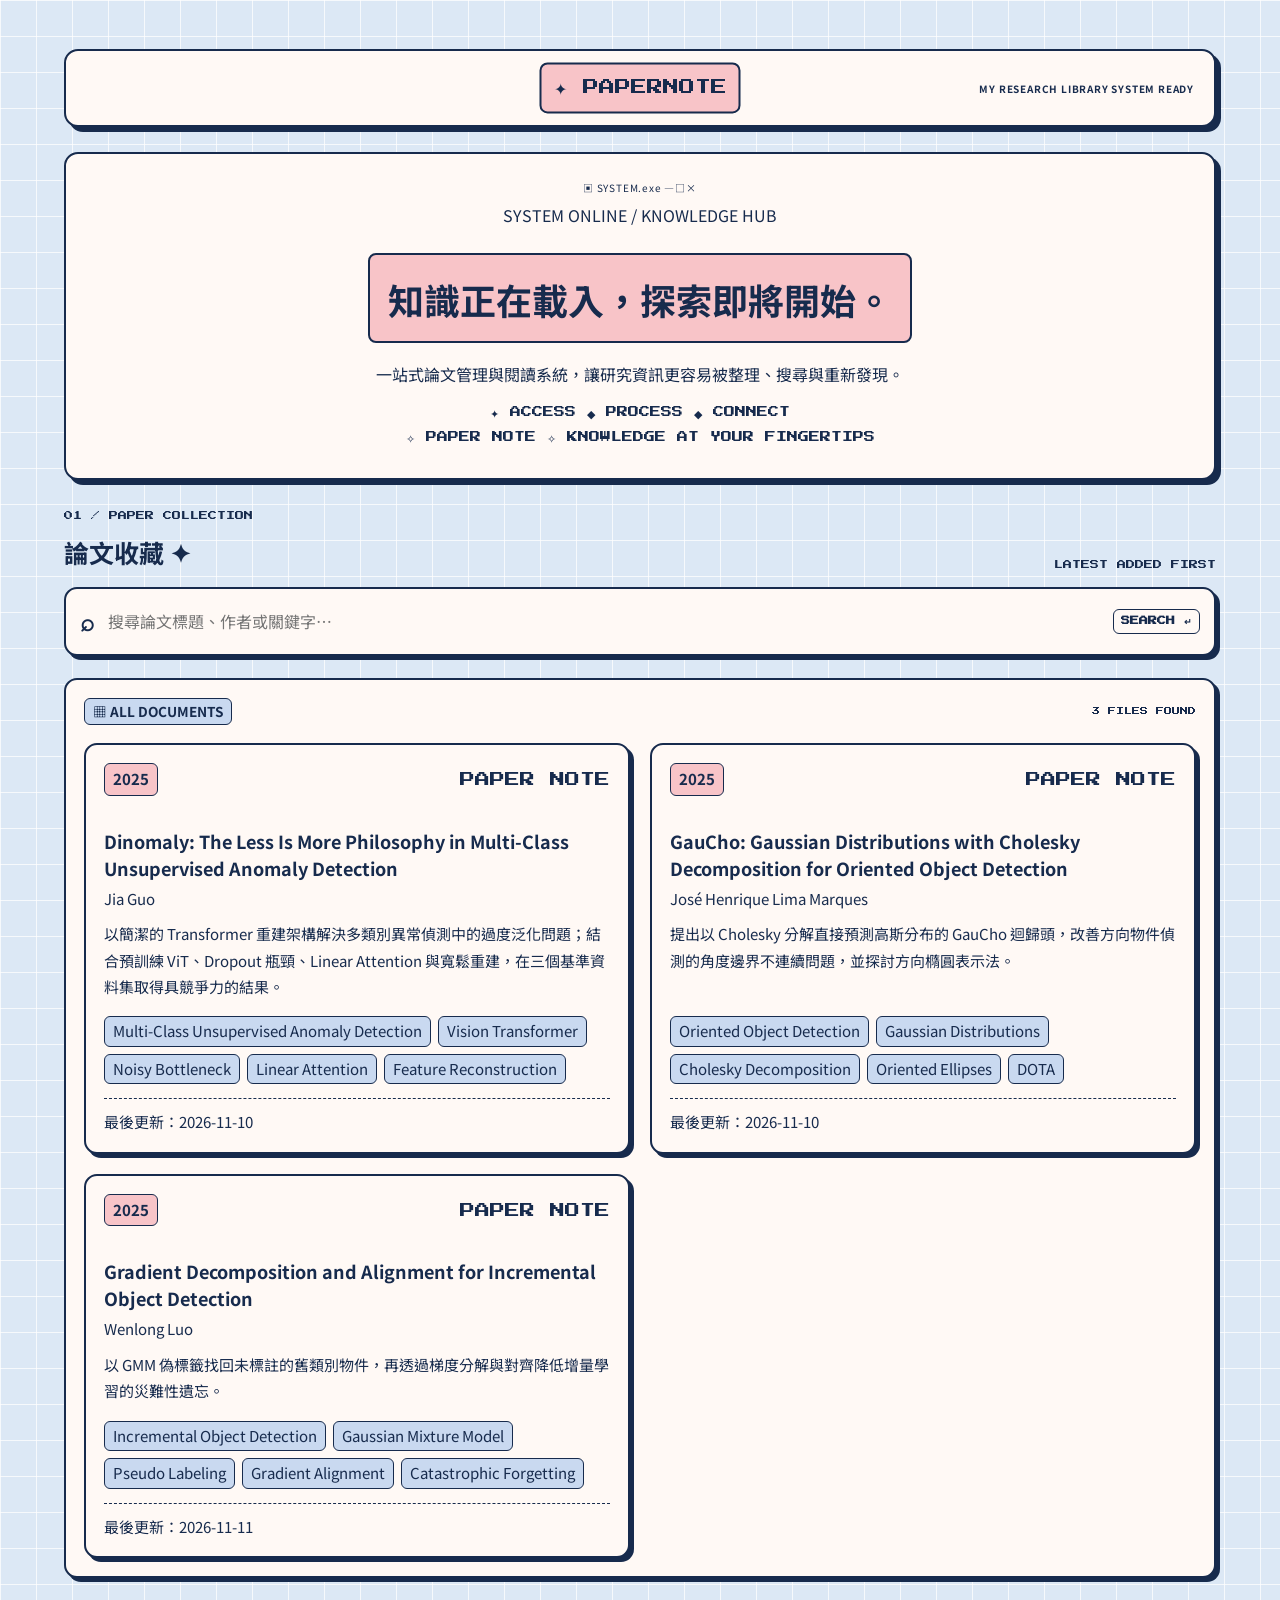
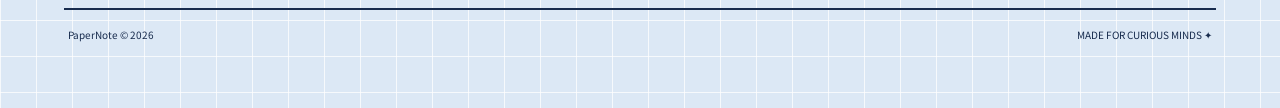
<file: index.html>
<!DOCTYPE html>
<html lang="zh-Hant">
<head>
  <meta charset="UTF-8">
  <meta name="viewport" content="width=device-width, initial-scale=1">
  <meta name="description" content="PaperNote 個人英文論文閱讀與筆記知識庫">
  <title>PaperNote｜論文筆記庫</title>
  <link rel="stylesheet" href="assets/css/style.css?v=20261110-card-clickable-v2">
  <script src="assets/js/papers.js"></script>
  <script src="assets/js/main.js" defer></script>
</head>
<body>
  <div class="container">
    <header class="site-header title-block">
      <a class="brand" href="index.html" aria-label="PaperNote 首頁">✦ PAPERNOTE</a>
      <span class="header-caption">MY RESEARCH LIBRARY SYSTEM READY</span>
    </header>

    <main>
      <section class="hero-panel title-block" aria-labelledby="page-title">
        <div class="hero-kicker">▣ SYSTEM.exe —□×</div>
        <p>SYSTEM ONLINE / KNOWLEDGE HUB</p>
        <h1 id="page-title">知識正在載入，<br class="mobile-break">探索即將開始。</h1>
        <p>一站式論文管理與閱讀系統，讓研究資訊更容易被整理、搜尋與重新發現。</p>
        <div class="hero-decoration">✦ ACCESS ◆ PROCESS ◆ CONNECT</div>
        <p class="hero-decoration">✧ PAPER NOTE ✧ KNOWLEDGE AT YOUR FINGERTIPS</p>
      </section>

      <section class="library-section" aria-labelledby="library-title">
        <div class="section-heading">
          <div>
            <p class="eyebrow">01 / PAPER COLLECTION</p>
            <h2 id="library-title">論文收藏 ✦</h2>
          </div>
          <span class="section-note">LATEST ADDED FIRST</span>
        </div>

        <label class="search-box" for="paper-search">
          <span aria-hidden="true">⌕</span>
          <input id="paper-search" type="search" placeholder="搜尋論文標題、作者或關鍵字…" autocomplete="off">
          <kbd>SEARCH ↵</kbd>
        </label>

        <div class="card" aria-live="polite">
          <div class="card-topline">
            <span class="badge">▦ ALL DOCUMENTS</span>
            <span id="paper-count" class="card-index">0 FILES FOUND</span>
          </div>
          <div id="paper-grid" class="paper-grid" hidden></div>
          <div id="empty-state" class="empty-state">
            <div class="empty-icon" aria-hidden="true">▤</div>
            <h3>你的論文收藏從這裡開始</h3>
            <p>目前還沒有收錄論文。將專案 ZIP 提供給 AI 聊天室，再上傳第一篇論文 PDF 或指定既有論文的筆記，即可開始建立你的閱讀資料庫。</p>
            <span class="empty-stamp">LIBRARY IS READY · 0 PAPERS</span>
          </div>
          <p id="no-results" class="no-results" hidden>找不到符合條件的論文，請嘗試其他標題、作者或關鍵字。</p>
        </div>
      </section>
    </main>

    <footer class="site-footer">
      <span>PaperNote © 2026</span>
      <span>MADE FOR CURIOUS MINDS ✦</span>
    </footer>
  </div>
  <button class="back-to-top" id="back-to-top" type="button" aria-label="回到頁面頂部" title="回到頁面頂部">↑</button>
</body>
</html>
</file>
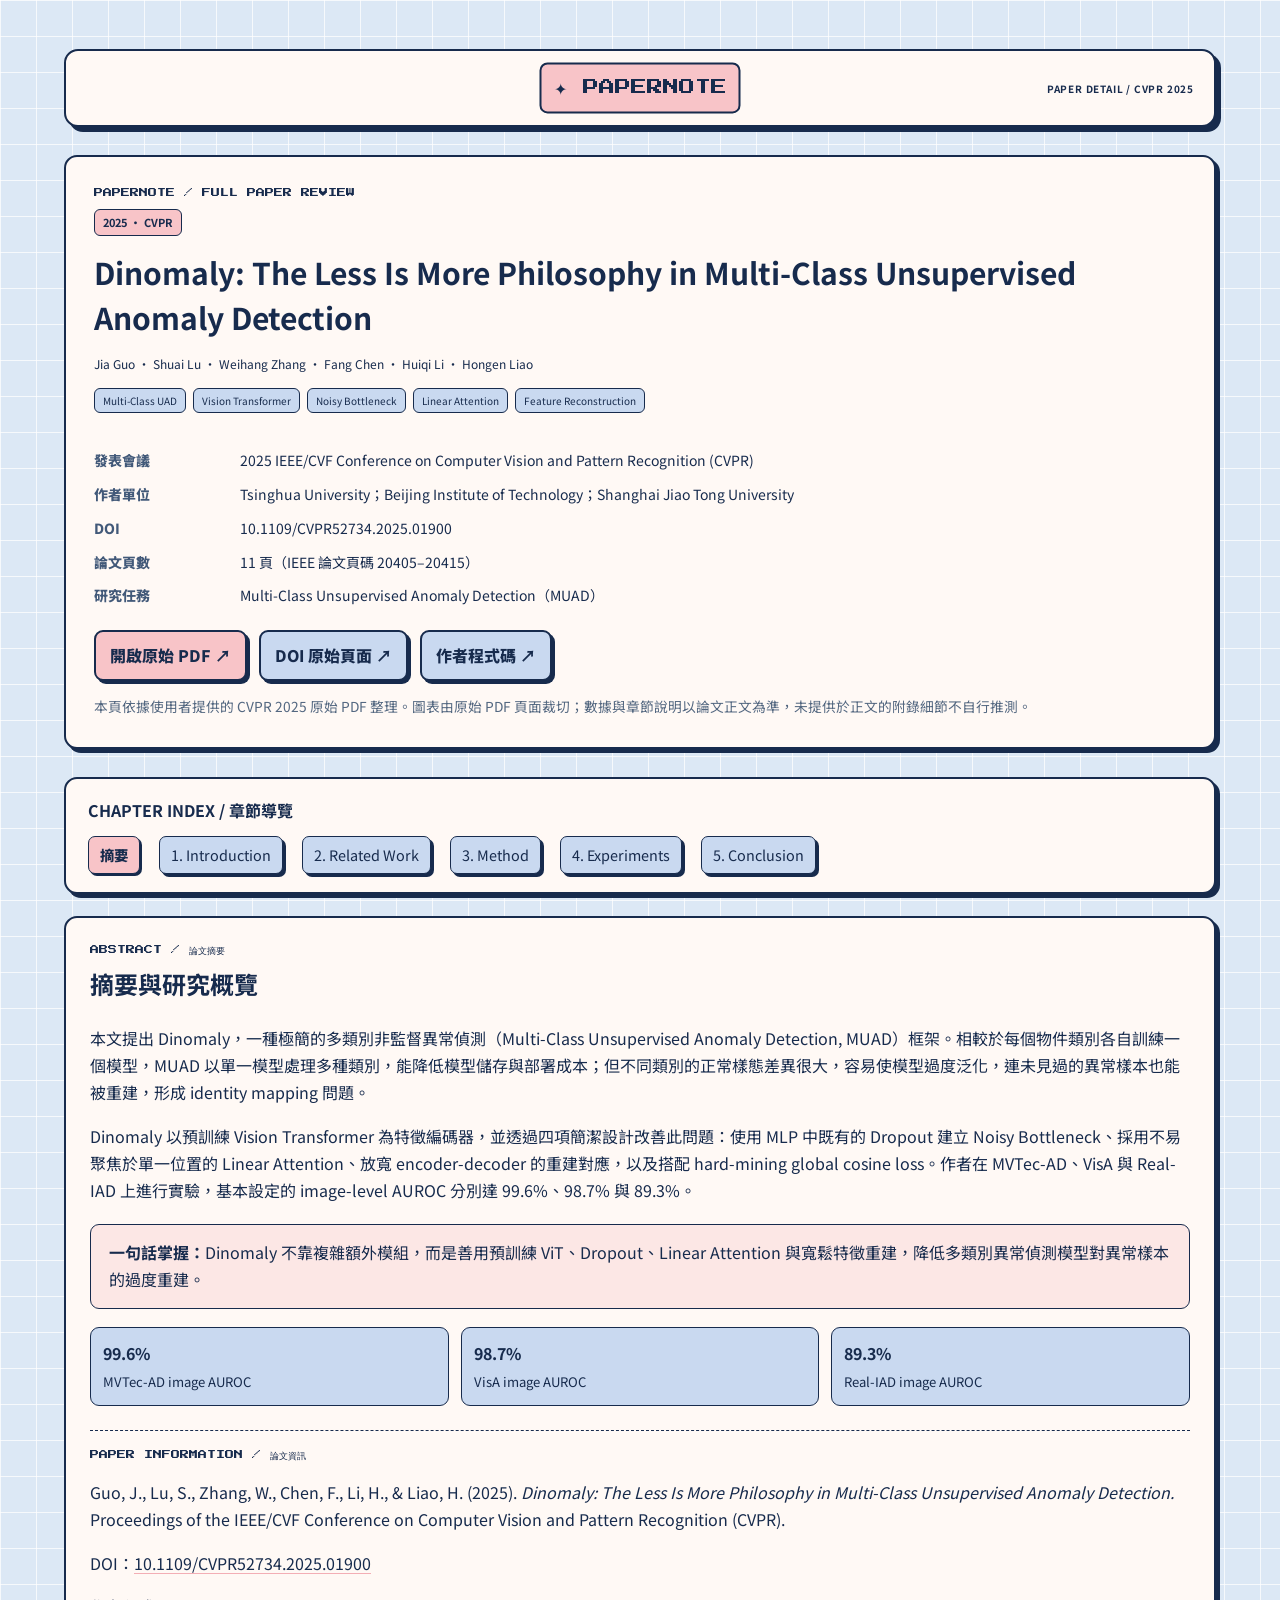
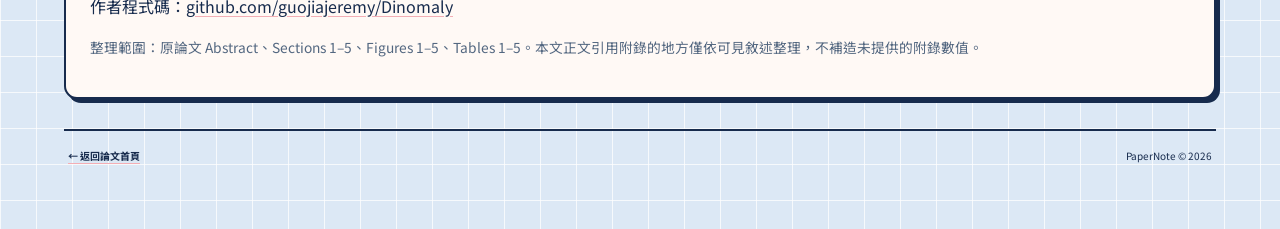
<file: papers/dinomaly/index.html>
<!DOCTYPE html>
<html lang="zh-Hant"><head><meta charset="UTF-8"><meta name="viewport" content="width=device-width, initial-scale=1">
<meta name="description" content="Dinomaly CVPR 2025 論文逐章閱讀筆記、研究方法、實驗數據與原始圖表。">
<title>Dinomaly 完整論文筆記｜PaperNote</title><link rel="stylesheet" href="../../assets/css/style.css?v=20261110-dinomaly">
</head><body><div class="container">
<header class="site-header title-block"><a class="brand" href="../../index.html">✦ PAPERNOTE</a><span class="header-caption">PAPER DETAIL / CVPR 2025</span></header><main>
<section class="card paper-detail-hero"><p class="eyebrow">PAPERNOTE / FULL PAPER REVIEW</p><span class="paper-year">2025 · CVPR</span>
<h1>Dinomaly: The Less Is More Philosophy in Multi-Class Unsupervised Anomaly Detection</h1>
<p class="paper-author">Jia Guo · Shuai Lu · Weihang Zhang · Fang Chen · Huiqi Li · Hongen Liao</p>
<div class="keyword-list"><span class="keyword-tag">Multi-Class UAD</span><span class="keyword-tag">Vision Transformer</span><span class="keyword-tag">Noisy Bottleneck</span><span class="keyword-tag">Linear Attention</span><span class="keyword-tag">Feature Reconstruction</span></div>
<dl class="paper-meta"><dt>發表會議</dt><dd>2025 IEEE/CVF Conference on Computer Vision and Pattern Recognition (CVPR)</dd><dt>作者單位</dt><dd>Tsinghua University；Beijing Institute of Technology；Shanghai Jiao Tong University</dd><dt>DOI</dt><dd>10.1109/CVPR52734.2025.01900</dd><dt>論文頁數</dt><dd>11 頁（IEEE 論文頁碼 20405–20415）</dd><dt>研究任務</dt><dd>Multi-Class Unsupervised Anomaly Detection（MUAD）</dd></dl>
<div class="detail-actions"><a class="detail-button" href="paper.pdf" rel="noopener" target="_blank">開啟原始 PDF ↗</a><a class="detail-button secondary" href="https://doi.org/10.1109/CVPR52734.2025.01900" rel="noopener" target="_blank">DOI 原始頁面 ↗</a><a class="detail-button secondary" href="https://github.com/guojiajeremy/Dinomaly" rel="noopener" target="_blank">作者程式碼 ↗</a></div>
<p class="source-note">本頁依據使用者提供的 CVPR 2025 原始 PDF 整理。圖表由原始 PDF 頁面裁切；數據與章節說明以論文正文為準，未提供於正文的附錄細節不自行推測。</p></section>
<nav class="paper-toc card chapter-tabs-wrap" aria-label="論文章節分頁"><strong>CHAPTER INDEX / 章節導覽</strong><div class="toc-links chapter-tabs" role="tablist" aria-label="選擇論文章節">
<button class="chapter-tab is-active" id="tab-abstract" role="tab" aria-selected="true" aria-controls="panel-abstract" tabindex="0" data-chapter-target="abstract" type="button">摘要</button>
<button class="chapter-tab" id="tab-intro" role="tab" aria-selected="false" aria-controls="panel-intro" tabindex="-1" data-chapter-target="intro" type="button">1. Introduction</button>
<button class="chapter-tab" id="tab-related" role="tab" aria-selected="false" aria-controls="panel-related" tabindex="-1" data-chapter-target="related" type="button">2. Related Work</button>
<button class="chapter-tab" id="tab-method" role="tab" aria-selected="false" aria-controls="panel-method" tabindex="-1" data-chapter-target="method" type="button">3. Method</button>
<button class="chapter-tab" id="tab-experiments" role="tab" aria-selected="false" aria-controls="panel-experiments" tabindex="-1" data-chapter-target="experiments" type="button">4. Experiments</button>
<button class="chapter-tab" id="tab-conclusion" role="tab" aria-selected="false" aria-controls="panel-conclusion" tabindex="-1" data-chapter-target="conclusion" type="button">5. Conclusion</button>
</div></nav>
<div class="chapter-content" id="chapter-content">
<section class="card detail-section chapter-panel" id="panel-abstract" role="tabpanel" aria-labelledby="tab-abstract" tabindex="0"><p class="eyebrow">ABSTRACT / 論文摘要</p><h2>摘要與研究概覽</h2>
<p>本文提出 Dinomaly，一種極簡的多類別非監督異常偵測（Multi-Class Unsupervised Anomaly Detection, MUAD）框架。相較於每個物件類別各自訓練一個模型，MUAD 以單一模型處理多種類別，能降低模型儲存與部署成本；但不同類別的正常樣態差異很大，容易使模型過度泛化，連未見過的異常樣本也能被重建，形成 identity mapping 問題。</p>
<p>Dinomaly 以預訓練 Vision Transformer 為特徵編碼器，並透過四項簡潔設計改善此問題：使用 MLP 中既有的 Dropout 建立 Noisy Bottleneck、採用不易聚焦於單一位置的 Linear Attention、放寬 encoder-decoder 的重建對應，以及搭配 hard-mining global cosine loss。作者在 MVTec-AD、VisA 與 Real-IAD 上進行實驗，基本設定的 image-level AUROC 分別達 99.6%、98.7% 與 89.3%。</p>
<div class="key-takeaway"><b>一句話掌握：</b>Dinomaly 不靠複雜額外模組，而是善用預訓練 ViT、Dropout、Linear Attention 與寬鬆特徵重建，降低多類別異常偵測模型對異常樣本的過度重建。</div>
<div class="data-grid"><div class="data-chip"><b>99.6%</b><span>MVTec-AD image AUROC</span></div><div class="data-chip"><b>98.7%</b><span>VisA image AUROC</span></div><div class="data-chip"><b>89.3%</b><span>Real-IAD image AUROC</span></div></div>
<div class="paper-citation-block"><p class="eyebrow">PAPER INFORMATION / 論文資訊</p><p>Guo, J., Lu, S., Zhang, W., Chen, F., Li, H., &amp; Liao, H. (2025). <i>Dinomaly: The Less Is More Philosophy in Multi-Class Unsupervised Anomaly Detection.</i> Proceedings of the IEEE/CVF Conference on Computer Vision and Pattern Recognition (CVPR).</p><p>DOI：<a href="https://doi.org/10.1109/CVPR52734.2025.01900" target="_blank" rel="noopener">10.1109/CVPR52734.2025.01900</a></p><p>作者程式碼：<a href="https://github.com/guojiajeremy/Dinomaly" target="_blank" rel="noopener">github.com/guojiajeremy/Dinomaly</a></p><p class="source-note">整理範圍：原論文 Abstract、Sections 1–5、Figures 1–5、Tables 1–5。本文正文引用附錄的地方僅依可見敘述整理，不補造未提供的附錄數值。</p></div></section>

<section class="card detail-section chapter-panel" id="panel-intro" role="tabpanel" aria-labelledby="tab-intro" tabindex="0" hidden><p class="eyebrow">01 / INTRODUCTION</p><h2>第一章：研究背景與問題定義</h2>
<h3>1.1 非監督異常偵測（UAD）</h3><p>UAD 的目標是只利用正常影像建立模型，在推論時辨識偏離正常模式的異常影像，並定位異常區域。由於實務場景中的異常種類多樣且難以事先完整收集，訓練資料通常只包含正常樣本。應用包含工業瑕疵檢測、醫療影像篩檢與監控。</p>
<h3>1.2 從單類別模型走向多類別統一模型</h3><p>傳統 class-separated UAD 為每一個物件類別分別訓練模型，雖可維持各類別專屬的正常分布邊界，但類別數增加時，模型儲存與部署成本也會增加。Multi-Class UAD（MUAD）改以單一模型處理多個類別，降低部署負擔；其困難在於不同類別的正常外觀差異大，使統一模型可能學到過於寬鬆的重建規則。</p>
<h3>1.3 核心問題：Identity Mapping／Over-Generalization</h3><ul><li>若 encoder-decoder 對輸入特徵形成近似複製的 identity mapping，正常與異常特徵都可能被重建。</li><li>重建式 UAD 仰賴「正常特徵可被重建、異常特徵較難重建」的差異；過度泛化會縮小這個差異，降低 anomaly score 的辨識力。</li><li>既有方法常加入人工合成異常或特徵擾動，但這類策略可能依賴資料集與領域設計。</li></ul>
<figure class="paper-figure"><img src="images/figure1_overview_scaling.png" alt="原論文 Figure 1：class-separated 與 multi-class UAD 設定、三個基準比較及 Dinomaly 擴展性"><figcaption>原論文 Figure 1： (a) 每類別獨立模型的 class-separated UAD；(b) 單一模型的 MUAD；(c) MVTec-AD、VisA、Real-IAD 的 image-level AUROC 比較；(d) 模型規模、輸入尺寸與預訓練特徵的擴展分析。來源：PDF 第 2 頁（IEEE 頁碼 20406）。</figcaption></figure>
<div class="chapter-summary"><b>本章重點</b><ol><li>MUAD 可降低多類別場景的模型儲存與部署負擔。</li><li>類別多樣性會使模型過度泛化，異常特徵也可能被重建。</li><li>Dinomaly 的研究目標是在不依賴複雜額外模組的前提下，重新建立正常與異常重建能力的差異。</li></ol></div>
</section>

<section class="card detail-section chapter-panel" id="panel-related" role="tabpanel" aria-labelledby="tab-related" tabindex="0" hidden><p class="eyebrow">02 / RELATED WORK</p><h2>第二章：相關研究</h2>
<h3>2.1 Multi-Class Unsupervised Anomaly Detection</h3><p>UniAD 將多類別異常偵測整合到統一模型，並使用 neighbor-masked attention 與 feature-jitter 等設計降低 identity shortcut。後續研究則探索合成異常、向量量化、diffusion model 與 State Space Model（Mamba）等方向。作者指出，這些方法雖推進 MUAD，但仍可能仰賴特定模組或複雜架構，且多類別結果與 class-separated 方法仍存在差距。</p>
<h3>2.2 預訓練視覺表徵</h3><p>由於 UAD 缺乏異常標註，許多方法使用預訓練網路抽取具辨識力的特徵。自監督 Vision Transformer（ViT）可提供跨類別的通用視覺表徵。本文進一步系統性分析不同預訓練策略、ViT 模型尺寸與輸入解析度對異常偵測的影響。</p>
<h3>2.3 Dinomaly 的定位</h3><p>Dinomaly 並非提出全新的 Transformer block，而是研究如何利用現成 Transformer 元件的特性：Dropout 作為瓶頸擾動、Linear Attention 的分散式注意力，以及較寬鬆的特徵重建監督，降低模型精確複製輸入的傾向。</p>
<div class="data-grid"><div class="data-chip"><b>UniAD</b><span>Neighbor-masked attention</span></div><div class="data-chip"><b>DiAD</b><span>Diffusion-based MUAD</span></div><div class="data-chip"><b>MambaAD</b><span>State Space Model</span></div><div class="data-chip"><b>Dinomaly</b><span>Minimal Transformer reconstruction</span></div></div>
<div class="chapter-summary"><b>本章重點</b><ol><li>MUAD 研究聚焦於避免模型將異常也當成可正常重建的輸入。</li><li>既有方法探索 attention mask、synthetic anomaly、VQ、diffusion 與 Mamba。</li><li>Dinomaly 強調使用純 Transformer 元件及預訓練表徵，以簡化架構並提升通用性。</li></ol></div>
</section>

<section class="card detail-section chapter-panel" id="panel-method" role="tabpanel" aria-labelledby="tab-method" tabindex="0" hidden><p class="eyebrow">03 / METHOD</p><h2>第三章：Dinomaly 方法架構</h2>
<h3>3.1 Dinomaly Framework</h3><p>整體由 encoder、bottleneck 與 reconstruction decoder 組成。預設使用 12 層預訓練 ViT 作為 encoder，抽取不同語意層級特徵；MLP bottleneck 收集 encoder 第 8 個中間層的特徵；decoder 使用 8 層 Transformer，學習重建 encoder 的中間層特徵。訓練時以 cosine similarity 建立特徵重建目標；推論時正常區域應能重建，異常區域則預期產生較大的重建差異。</p>
<figure class="paper-figure"><img src="images/figure2_framework.png" alt="原論文 Figure 2：Dinomaly encoder、MLP bottleneck 與 Transformer decoder 架構"><figcaption>原論文 Figure 2：Dinomaly 的極簡架構，由預訓練 ViT encoder、MLP bottleneck 與 Transformer reconstruction decoder 組成。來源：PDF 第 3 頁（IEEE 頁碼 20407）。</figcaption></figure>
<h3>3.2 Noisy Bottleneck</h3><p>作者將 MUAD 的 identity mapping 視為 over-generalization。傳統方法常在輸入影像或 encoder feature 上人工合成異常，再要求 decoder 還原正常訊號；Dinomaly 改為啟用 MLP bottleneck 中既有的 Dropout，隨機丟棄神經元活化，讓特徵受到擾動。Dropout 因此扮演 pseudo feature anomaly 的角色，迫使 decoder 學習從受擾動的正常表徵恢復特徵，而不是單純複製輸入。</p>
<h3>3.3 Unfocused Linear Attention</h3><p>Softmax Attention 可能將注意力集中在與 query 對應的局部位置，容易傳遞相同位置資訊。Linear Attention 的注意力分布較分散，利用較多長距離資訊完成特徵重建，降低模型直接複製相同位置特徵的機會。作者也指出 Linear Attention 具有較低計算複雜度。</p>
<figure class="paper-figure"><img src="images/figure3_attention_comparison.png" alt="原論文 Figure 3：Softmax Attention 與 Linear Attention 注意力分布比較"><figcaption>原論文 Figure 3：Softmax Attention 與 Linear Attention 的注意力圖及分布比較；Linear Attention 的注意力較分散。來源：PDF 第 4 頁（IEEE 頁碼 20408）。</figcaption></figure>
<h3>3.4 Loose Reconstruction</h3><p>既有 feature reconstruction 方法常採 layer-to-layer 或 point-to-point 的密集對應，可能讓 decoder 過度模仿 encoder。Dinomaly 將多個 encoder／decoder 層分組，以 group-to-group 方式建立較寬鬆的重建關係，降低逐層、逐點複製的限制。</p>
<figure class="paper-figure"><img src="images/figure4_reconstruction_constraints.png" alt="原論文 Figure 4：不同特徵重建約束設計比較"><figcaption>原論文 Figure 4：比較 layer-to-layer、layer-to-category 與 loose group-to-group 等特徵重建監督方式。來源：PDF 第 5 頁（IEEE 頁碼 20409）。</figcaption></figure>
<h3>3.5 Loose Loss／Hard-Mining Global Cosine Loss</h3><p>作者使用 hard-mining global cosine loss，對重建已經良好的特徵點降低梯度影響，將學習重點放在較難重建的特徵。論文說明，對 batch 中 cosine distance 較小的 k% 特徵點，將 decoder 梯度縮小至原本的十分之一；整體損失再對各 encoder-decoder feature pair 取平均。</p>
<div class="equation-block"><span>D<sub>cos</sub>(a,b) = 1 − (aᵀb / (‖a‖‖b‖))</span><span>sg(f<sub>D</sub>)：對選定容易重建的特徵點縮小梯度</span></div>
<div class="chapter-summary"><b>本章重點</b><ol><li>架構由 ViT encoder、MLP bottleneck 與 Transformer decoder 組成。</li><li>Noisy Bottleneck 使用 Dropout 擾動特徵，抑制 identity mapping。</li><li>Linear Attention 以較分散的注意力降低局部資訊直接複製。</li><li>Loose Reconstruction 放寬 encoder-decoder 的層級對應；Loose Loss 降低容易重建特徵點的梯度。</li></ol></div>
</section>

<section class="card detail-section chapter-panel" id="panel-experiments" role="tabpanel" aria-labelledby="tab-experiments" tabindex="0" hidden><p class="eyebrow">04 / EXPERIMENTS</p><h2>第四章：實驗設計與結果</h2>
<h3>4.1 資料集與評估指標</h3><div class="table-wrap"><table><thead><tr><th>資料集</th><th>類別數</th><th>訓練正常影像</th><th>測試影像</th></tr></thead><tbody><tr><td>MVTec-AD</td><td>15</td><td>3,629</td><td>1,725（467 正常、1,258 異常）</td></tr><tr><td>VisA</td><td>12</td><td>8,659</td><td>2,162（962 正常、1,200 異常）</td></tr><tr><td>Real-IAD</td><td>30</td><td>36,465</td><td>114,585（63,256 正常、51,329 異常）</td></tr></tbody></table></div>
<p>評估分為 image-level 與 pixel-level。影像層級使用 AUROC、AP、F1-max；像素層級使用 AUROC、AP、F1-max 與 AUPRO。預設 encoder 為 DINOv2-Register 預訓練的 ViT-Base/14，Dropout rate 在 MVTec-AD／VisA 為 0.2，在多樣性較高的 Real-IAD 為 0.4。輸入先 resize 至 448，再 center crop 至 392；使用 StableAdamW，learning rate 為 2e-3、weight decay 為 1e-4。MVTec-AD 與 VisA 訓練 10,000 iterations，Real-IAD 訓練 50,000 iterations。</p>
<h3>4.2 多類別 UAD SOTA 比較</h3><p>基本 Dinomaly 在三個資料集的 image-level AUROC 分別為 99.6、98.7、89.3；pixel-level AUROC 分別為 98.4、98.7、98.8。Real-IAD 有 30 個類別且每類含多個 camera views，仍維持 89.3 image AUROC 與 93.9 AUPRO。</p>
<figure class="paper-figure"><img src="images/table1_multi_class_results.png" alt="原論文 Table 1：MVTec-AD、VisA、Real-IAD 多類別 UAD 比較"><figcaption>原論文 Table 1：MUAD 設定下各方法在 MVTec-AD、VisA、Real-IAD 的 image-level 與 pixel-level 指標。來源：PDF 第 6 頁（IEEE 頁碼 20410）。</figcaption></figure>
<div class="table-wrap"><table><thead><tr><th>資料集</th><th>Image AUROC</th><th>Image AP</th><th>Pixel AUROC</th><th>Pixel AP</th><th>AUPRO</th></tr></thead><tbody><tr><td>MVTec-AD</td><td><b>99.6</b></td><td>99.8</td><td>98.4</td><td>69.3</td><td>94.8</td></tr><tr><td>VisA</td><td><b>98.7</b></td><td>98.9</td><td>98.7</td><td>53.2</td><td>94.5</td></tr><tr><td>Real-IAD</td><td><b>89.3</b></td><td>86.8</td><td>98.8</td><td>42.8</td><td>93.9</td></tr></tbody></table></div>
<h3>4.3 與 Class-Separated UAD 比較</h3><p>論文 Table 2 比較統一模型與每類別獨立模型。MVTec-AD、VisA 上，Dinomaly MUAD 與 class-separated Dinomaly 的差距很小；Real-IAD 複雜度較高，多類別模型有較明顯差距，但仍可與既有 class-separated 方法競爭。</p><figure class="paper-figure"><img src="images/table2_class_separated_results.png" alt="原論文 Table 2：Dinomaly 與 class-separated UAD 比較"><figcaption>原論文 Table 2：MUAD 與傳統 class-separated UAD 在三個資料集的 I-AUROC、P-AUROC、P-AUPRO 比較。來源：PDF 第 7 頁（IEEE 頁碼 20411）。</figcaption></figure>
<h3>4.4 消融實驗</h3><p>作者分別移除或加入 Noisy Bottleneck（NB）、Linear Attention（LA）、Loose Constraint（LC）與 Loose Loss（LL），檢查各元件的作用。完整組合在 MVTec-AD 得到 image AUROC 99.60、AP 99.78、F1-max 99.04，以及 pixel AUROC 98.35、AP 69.29、F1-max 69.17、AUPRO 94.79。NB 與 LL 可直接改善基線；LA 與 LC 在 NB 存在時帶來進一步提升，LC 單獨使用並非必然有利。</p><figure class="paper-figure"><img src="images/table3_ablation_study.png" alt="原論文 Table 3：Dinomaly 四項設計的消融實驗"><figcaption>原論文 Table 3：Noisy Bottleneck、Linear Attention、Loose Constraint、Loose Loss 的組合消融結果。來源：PDF 第 7 頁（IEEE 頁碼 20411）。</figcaption></figure>
<h3>4.5 模型規模擴展</h3><p>作者比較 ViT-Small、ViT-Base 與 ViT-Large。模型參數由 37.4M 增至 275.3M，MVTec-AD image AUROC 由 99.26 提升至 99.77；但吞吐量由 153.6 Im/s 降至 24.2 Im/s，呈現準確率與計算成本的取捨。</p><figure class="paper-figure"><img src="images/table4_model_scalability.png" alt="原論文 Table 4：ViT 模型規模與效能、運算量及吞吐量比較"><figcaption>原論文 Table 4：不同 ViT 模型尺寸在 MVTec-AD 的效能與計算成本。來源：PDF 第 8 頁（IEEE 頁碼 20412）。</figcaption></figure>
<h3>4.6 輸入解析度與預訓練基礎模型</h3><p>作者測試不同輸入尺寸，Dinomaly 從 280²、336² 增至預設 392² 時，pixel-level 指標整體改善，image-level AUROC 維持 99.6。Figure 5 進一步比較不同預訓練 ViT foundation models，指出多數模型都能取得高於 98% 的 image-level AUROC，MAE 是較明顯的例外。</p><figure class="paper-figure"><img src="images/table5_input_scalability_figure5.png" alt="原論文 Table 5 與 Figure 5：輸入尺寸擴展與不同 ViT foundation models"><figcaption>原論文 Table 5 與 Figure 5：輸入解析度對照及不同預訓練視覺基礎模型的 image-level AUROC。來源：PDF 第 8 頁（IEEE 頁碼 20412）。</figcaption></figure>
<div class="chapter-summary"><b>本章重點與主要數據</b><ol><li>三個主要基準的 image-level AUROC：MVTec-AD 99.6%、VisA 98.7%、Real-IAD 89.3%。</li><li>完整四元件組合在 MVTec-AD 的 image AUROC 為 99.60、pixel AUROC 為 98.35。</li><li>ViT-Large 可將 image AUROC 提升至 99.77，但吞吐量降至 24.2 Im/s。</li><li>提高輸入解析度有助於 pixel-level localization；不同預訓練 ViT 的表徵品質也會影響偵測表現。</li></ol></div>
</section>

<section class="card detail-section chapter-panel" id="panel-conclusion" role="tabpanel" aria-labelledby="tab-conclusion" tabindex="0" hidden><p class="eyebrow">05 / CONCLUSION</p><h2>第五章：結論</h2>
<p>本文提出 Dinomaly，一種以純 Transformer building blocks 建構的極簡 MUAD 框架，透過 Foundation Transformer、Noisy MLP Bottleneck、Linear Attention 與 Loose Reconstruction 四項設計，改善多類別統一模型的過度泛化與 identity mapping 問題。</p>
<p>在 MVTec-AD、VisA 與 Real-IAD 的實驗顯示，Dinomaly 在 image-level 與 pixel-level 指標均具競爭力，並能透過擴大 ViT 模型、增加訓練 schedule 或調整輸入解析度進一步改善結果。研究支持以單一模型處理複雜多類別異常偵測的可行性，同時保留依計算資源選擇模型尺寸的彈性。</p>
<div class="key-takeaway"><b>論文結論：</b>多類別異常偵測不一定需要更多複雜模組；透過恰當利用 Transformer 元件本身的特性，便能建立有效且可擴展的統一異常偵測模型。</div>
<h3>研究限制與閱讀時需注意</h3><ul><li>Real-IAD 的多類別效能仍低於 class-separated Dinomaly，顯示類別與視角多樣性仍是挑戰。</li><li>擴大 ViT 尺寸雖提升效能，但推論吞吐量下降，部署時需考量硬體限制。</li><li>本文正文對多項額外實驗指向 Appendix；本頁未取得附錄頁面內容，因此不推測未列出的細節。</li></ul>
<div class="chapter-summary"><b>本章重點</b><ol><li>Dinomaly 以四個簡潔元件緩解 MUAD 的 over-generalization。</li><li>三個主要資料集驗證了統一模型的有效性。</li><li>模型與輸入尺寸具有擴展性，但需在效能與計算成本間取捨。</li></ol></div>
</section>
</div>
</main><footer class="site-footer"><a href="../../index.html">← 返回論文首頁</a><span>PaperNote © 2026</span></footer></div>
<div class="image-lightbox" id="image-lightbox" aria-hidden="true"><button class="image-lightbox-close" id="image-lightbox-close" type="button" aria-label="關閉圖片">×</button><img id="image-lightbox-image" alt="放大檢視原論文圖表"></div>
<button class="back-to-top" id="back-to-top" type="button" aria-label="回到頁面頂部" title="回到頁面頂部">↑</button>
<script>(()=>{const tabs=[...document.querySelectorAll('[data-chapter-target]')],panels=[...document.querySelectorAll('.chapter-panel')];function activate(tab,focus=false){const target=tab.dataset.chapterTarget;tabs.forEach(t=>{const on=t===tab;t.classList.toggle('is-active',on);t.setAttribute('aria-selected',String(on));t.tabIndex=on?0:-1;});panels.forEach(p=>p.hidden=p.id!==`panel-${target}`);if(focus)tab.focus();document.getElementById('chapter-content').scrollIntoView({behavior:'smooth',block:'start'});}tabs.forEach((t,i)=>{t.addEventListener('click',()=>activate(t));t.addEventListener('keydown',e=>{let n=i;if(e.key==='ArrowRight')n=(i+1)%tabs.length;else if(e.key==='ArrowLeft')n=(i-1+tabs.length)%tabs.length;else if(e.key==='Home')n=0;else if(e.key==='End')n=tabs.length-1;else return;e.preventDefault();activate(tabs[n],true);});});const top=document.getElementById('back-to-top');top.addEventListener('click',()=>window.scrollTo({top:0,behavior:'smooth'}));window.addEventListener('scroll',()=>top.classList.toggle('is-visible',window.scrollY>320),{passive:true});const lightbox=document.getElementById('image-lightbox'),lightboxImg=document.getElementById('image-lightbox-image'),close=document.getElementById('image-lightbox-close');document.querySelectorAll('.paper-figure img').forEach(img=>img.addEventListener('click',()=>{lightboxImg.src=img.src;lightboxImg.alt=img.alt;lightbox.classList.add('is-open');lightbox.setAttribute('aria-hidden','false');}));function closeLightbox(){lightbox.classList.remove('is-open');lightbox.setAttribute('aria-hidden','true');lightboxImg.removeAttribute('src');}close.addEventListener('click',closeLightbox);lightbox.addEventListener('click',e=>{if(e.target===lightbox)closeLightbox();});document.addEventListener('keydown',e=>{if(e.key==='Escape')closeLightbox();});})();</script></body></html>
</file>
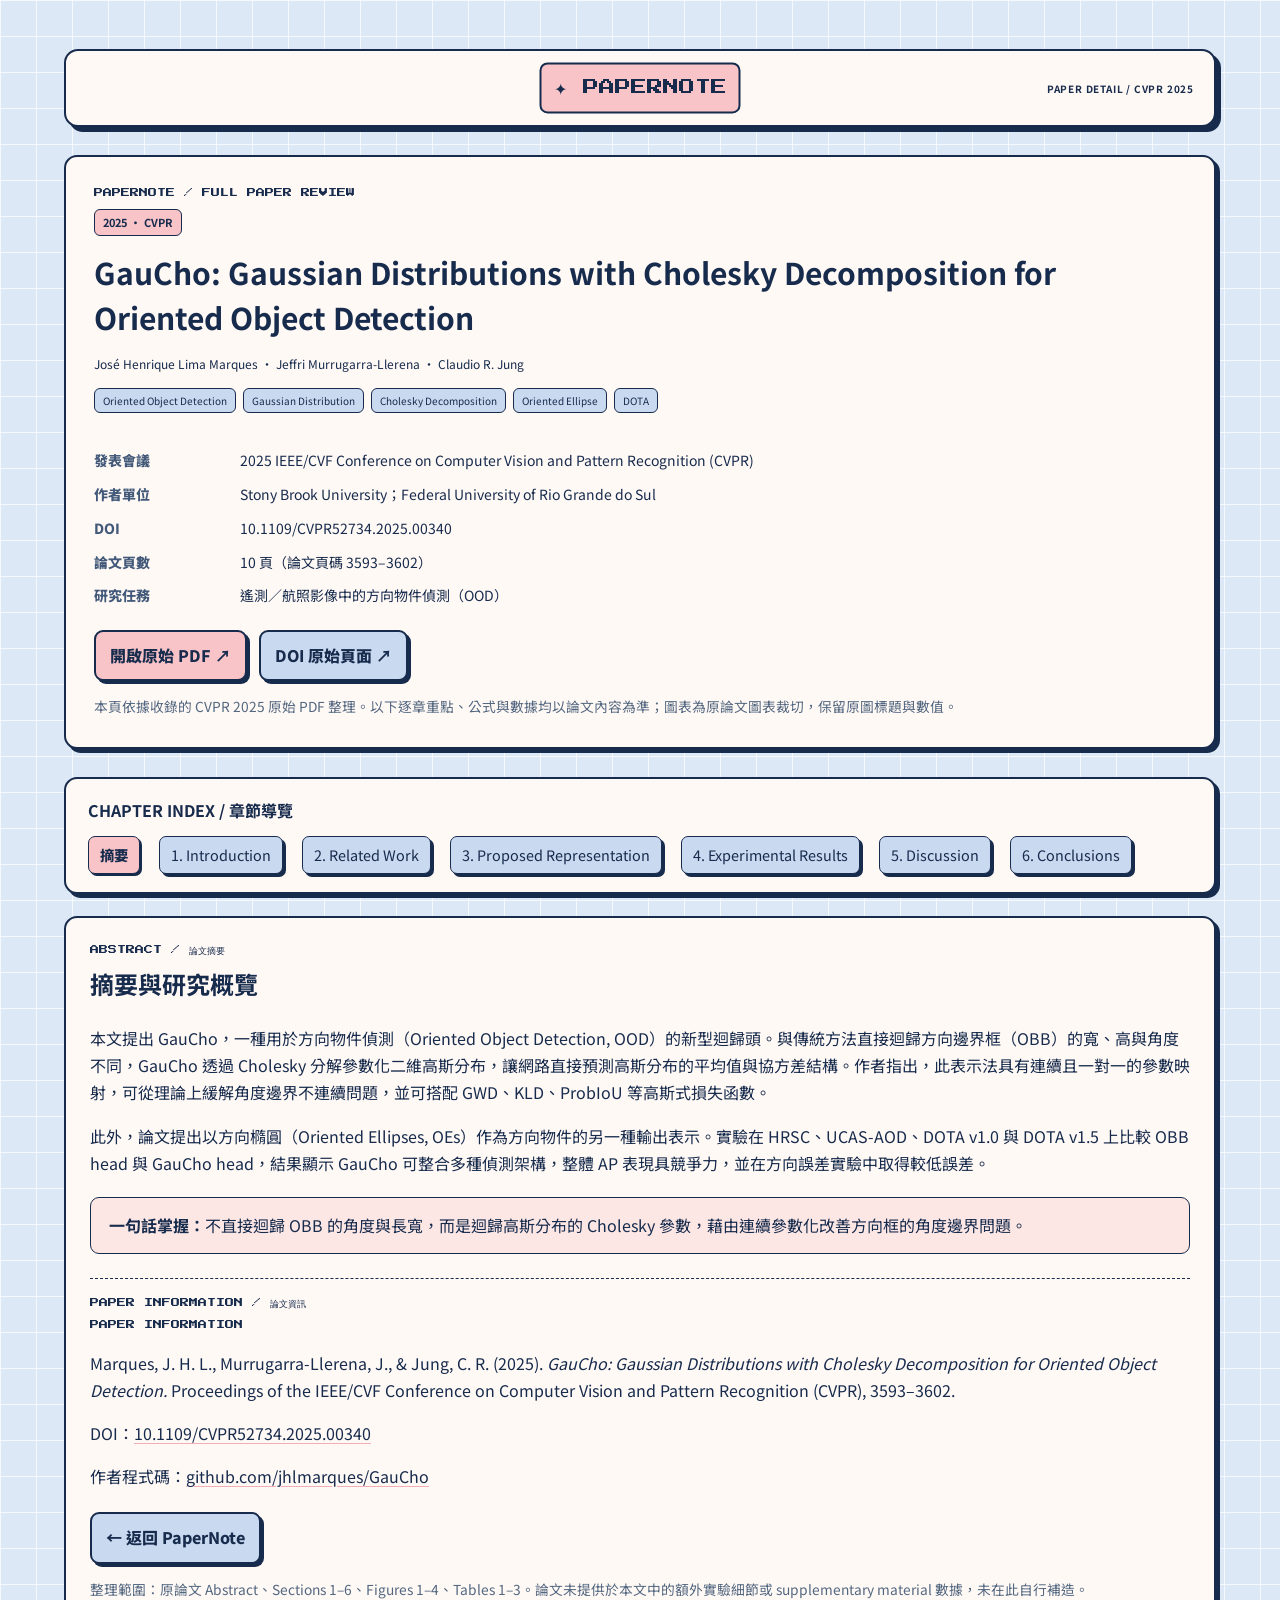
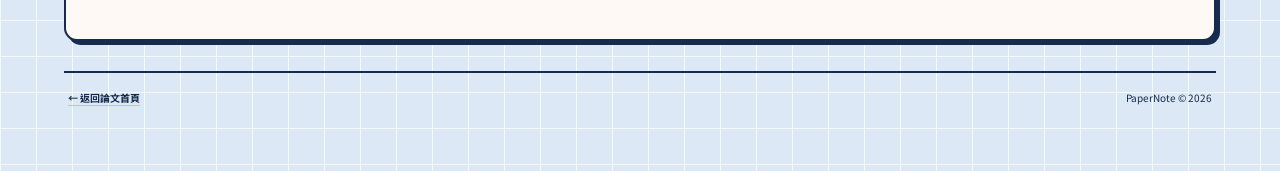
<file: papers/gaucho/index.html>
<!DOCTYPE html>
<!DOCTYPE html>

<html lang="zh-Hant">
<head>
<meta charset="utf-8"/>
<meta content="width=device-width, initial-scale=1" name="viewport"/>
<meta content="GauCho CVPR 2025 論文完整閱讀筆記：逐章重點、方法公式、實驗數據與原論文圖表。" name="description"/>
<title>GauCho 完整論文筆記｜PaperNote</title>
<link href="../../assets/css/style.css?v=20261110-gaucho-full-review" rel="stylesheet"/>
</head>
<body>
<div class="container">
<header class="site-header title-block">
<a class="brand" href="../../index.html">✦ PAPERNOTE</a>
<span class="header-caption">PAPER DETAIL / CVPR 2025</span>
</header>
<main>
<section class="card paper-detail-hero">
<p class="eyebrow">PAPERNOTE / FULL PAPER REVIEW</p>
<span class="paper-year">2025 · CVPR</span>
<h1>GauCho: Gaussian Distributions with Cholesky Decomposition for Oriented Object Detection</h1>
<p class="paper-author">José Henrique Lima Marques · Jeffri Murrugarra-Llerena · Claudio R. Jung</p>
<div class="keyword-list">
<span class="keyword-tag">Oriented Object Detection</span><span class="keyword-tag">Gaussian Distribution</span>
<span class="keyword-tag">Cholesky Decomposition</span><span class="keyword-tag">Oriented Ellipse</span><span class="keyword-tag">DOTA</span>
</div>
<dl class="paper-meta">
<dt>發表會議</dt><dd>2025 IEEE/CVF Conference on Computer Vision and Pattern Recognition (CVPR)</dd>
<dt>作者單位</dt><dd>Stony Brook University；Federal University of Rio Grande do Sul</dd>
<dt>DOI</dt><dd>10.1109/CVPR52734.2025.00340</dd>
<dt>論文頁數</dt><dd>10 頁（論文頁碼 3593–3602）</dd>
<dt>研究任務</dt><dd>遙測／航照影像中的方向物件偵測（OOD）</dd>
</dl>
<div class="detail-actions">
<a class="detail-button" href="paper.pdf" rel="noopener" target="_blank">開啟原始 PDF ↗</a>
<a class="detail-button secondary" href="https://doi.org/10.1109/CVPR52734.2025.00340" rel="noopener" target="_blank">DOI 原始頁面 ↗</a>
</div>
<p class="source-note">本頁依據收錄的 CVPR 2025 原始 PDF 整理。以下逐章重點、公式與數據均以論文內容為準；圖表為原論文圖表裁切，保留原圖標題與數值。</p>
</section>
<nav aria-label="論文章節分頁" class="paper-toc card chapter-tabs-wrap"><strong>CHAPTER INDEX / 章節導覽</strong><div aria-label="選擇論文章節" class="toc-links chapter-tabs" role="tablist"><button aria-controls="panel-abstract" aria-selected="true" class="chapter-tab is-active" data-chapter-target="abstract" id="tab-abstract" role="tab" tabindex="0" type="button">摘要</button><button aria-controls="panel-intro" aria-selected="false" class="chapter-tab" data-chapter-target="intro" id="tab-intro" role="tab" tabindex="-1" type="button">1. Introduction</button><button aria-controls="panel-related" aria-selected="false" class="chapter-tab" data-chapter-target="related" id="tab-related" role="tab" tabindex="-1" type="button">2. Related Work</button><button aria-controls="panel-method" aria-selected="false" class="chapter-tab" data-chapter-target="method" id="tab-method" role="tab" tabindex="-1" type="button">3. Proposed Representation</button><button aria-controls="panel-experiments" aria-selected="false" class="chapter-tab" data-chapter-target="experiments" id="tab-experiments" role="tab" tabindex="-1" type="button">4. Experimental Results</button><button aria-controls="panel-discussion" aria-selected="false" class="chapter-tab" data-chapter-target="discussion" id="tab-discussion" role="tab" tabindex="-1" type="button">5. Discussion</button><button aria-controls="panel-conclusion" aria-selected="false" class="chapter-tab" data-chapter-target="conclusion" id="tab-conclusion" role="tab" tabindex="-1" type="button">6. Conclusions</button></div></nav>
<div class="chapter-content" id="chapter-content"><section aria-labelledby="tab-abstract" class="card detail-section chapter-panel" id="panel-abstract" role="tabpanel" tabindex="0">
<p class="eyebrow">ABSTRACT / 論文摘要</p><h2>摘要與研究概覽</h2>
<p>本文提出 GauCho，一種用於方向物件偵測（Oriented Object Detection, OOD）的新型迴歸頭。與傳統方法直接迴歸方向邊界框（OBB）的寬、高與角度不同，GauCho 透過 Cholesky 分解參數化二維高斯分布，讓網路直接預測高斯分布的平均值與協方差結構。作者指出，此表示法具有連續且一對一的參數映射，可從理論上緩解角度邊界不連續問題，並可搭配 GWD、KLD、ProbIoU 等高斯式損失函數。</p>
<p>此外，論文提出以方向橢圓（Oriented Ellipses, OEs）作為方向物件的另一種輸出表示。實驗在 HRSC、UCAS-AOD、DOTA v1.0 與 DOTA v1.5 上比較 OBB head 與 GauCho head，結果顯示 GauCho 可整合多種偵測架構，整體 AP 表現具競爭力，並在方向誤差實驗中取得較低誤差。</p>
<div class="key-takeaway"><b>一句話掌握：</b>不直接迴歸 OBB 的角度與長寬，而是迴歸高斯分布的 Cholesky 參數，藉由連續參數化改善方向框的角度邊界問題。</div>
<div class="paper-citation-block"><p class="eyebrow">PAPER INFORMATION / 論文資訊</p><p class="eyebrow">PAPER INFORMATION</p><p>Marques, J. H. L., Murrugarra-Llerena, J., &amp; Jung, C. R. (2025). <i>GauCho: Gaussian Distributions with Cholesky Decomposition for Oriented Object Detection.</i> Proceedings of the IEEE/CVF Conference on Computer Vision and Pattern Recognition (CVPR), 3593–3602.</p><p>DOI：<a href="https://doi.org/10.1109/CVPR52734.2025.00340" rel="noopener" target="_blank">10.1109/CVPR52734.2025.00340</a></p><p>作者程式碼：<a href="https://github.com/jhlmarques/GauCho" rel="noopener" target="_blank">github.com/jhlmarques/GauCho</a></p><div class="detail-actions"><a class="detail-button secondary" href="../../index.html">← 返回 PaperNote</a></div><p class="source-note">整理範圍：原論文 Abstract、Sections 1–6、Figures 1–4、Tables 1–3。論文未提供於本文中的額外實驗細節或 supplementary material 數據，未在此自行補造。</p></div></section><section aria-labelledby="tab-intro" class="card detail-section chapter-panel" hidden="hidden" id="panel-intro" role="tabpanel" tabindex="0">
<p class="eyebrow">01 / INTRODUCTION</p><h2>第一章：研究背景與問題定義</h2>
<h3>1.1 研究背景</h3>
<p>方向物件偵測是電腦視覺中一般物件偵測的延伸，除了定位物件中心與尺寸，也要估計物件在影像中的方向。此任務特別適用於遙測與航照影像，因為船舶、車輛、飛機等物件可能以任意角度出現。一般水平邊界框（HBB）無法緊密貼合旋轉物件，因此常使用方向邊界框（OBB）表示。</p>
<h3>1.2 傳統 OBB 的角度邊界不連續</h3>
<p>OBB 通常以中心 (x, y)、寬高 (w, h) 與角度 θ 表示。常見 OpenCV 與 Long-Edge（LE）參數化方式，在角度範圍邊界附近可能出現不同參數卻代表幾何上相近框的情況。若使用逐參數比較的 L1 loss，可能讓幾何相似的框產生很大的迴歸誤差。</p>
<h3>1.3 高斯表示法仍有的限制</h3>
<ul>
<li><b>Decoding ambiguity：</b>正方形或近正方形物件轉成等向性高斯分布後，角度資訊可能無法從協方差矩陣還原。</li>
<li><b>Angular boundary discontinuity：</b>既有高斯式方法若仍由 OBB 參數轉換高斯，角度接近 ±90° 時仍可能出現相似協方差對應不同角度的情況。</li>
</ul>
<figure class="paper-figure"><img alt="論文 Figure 1：Long-Edge OBB 參數與 Gaussian covariance 參數比較" src="figures/figure1_parameterization.png"/><figcaption>原論文 Figure 1： (a) Long-Edge OBB 參數在角度邊界附近出現不連續；(b) Gaussian covariance 係數呈現連續變化。來源：論文第 1 頁（印刷頁碼 3593）。</figcaption></figure>
<figure class="paper-figure"><img alt="論文 Figure 2：圓形物件的 OBB 編碼歧義與方向橢圓表示" src="figures/figure2_circular_ambiguity.png"/><figcaption>原論文 Figure 2：圓形物件旋轉後，OBB 方向可能任意改變；方向橢圓／高斯表示不需強加不存在的方向。來源：論文第 2 頁（印刷頁碼 3594）。</figcaption></figure>
<div class="chapter-summary"><b>本章重點</b><ol><li>OOD 需要同時定位物件與估計方向，OBB 是常見表示法。</li><li>OBB 角度參數化可能造成邊界不連續，影響迴歸訓練。</li><li>高斯式 loss 有優勢，但 OBB-to-Gaussian 映射仍可能有角度不連續與正方形解碼歧義。</li><li>本文目標是直接迴歸連續的高斯參數，並提出 OE 作為替代輸出表示。</li></ol></div>
</section><section aria-labelledby="tab-related" class="card detail-section chapter-panel" hidden="hidden" id="panel-related" role="tabpanel" tabindex="0">
<p class="eyebrow">02 / RELATED WORK</p><h2>第二章：相關研究</h2>
<h3>2.1 Oriented Object Detectors</h3>
<p>方向物件偵測架構與一般 HBB 偵測器相似，主要差異在於迴歸頭需額外預測方向資訊。論文將方法概分為 anchor-based 與 anchor-free，也區分 single-stage 與 two-stage 偵測器。文中提及的代表架構包括 FCOS、RetinaNet、R3Det 與 RoI Transformer。</p>
<h3>2.2 Oriented Object Representation and Regression Loss</h3>
<p>常見作法包括直接迴歸 OBB 參數、使用 IoU-based loss，或將 OBB 映射成二維高斯分布，再以高斯分布間距離設計可微分的迴歸損失。本文實驗採用的高斯式損失包含 GWD（Gaussian Wasserstein Distance）、KLD（Kullback–Leibler Divergence）與 ProbIoU（Probabilistic IoU）。</p>
<h3>2.3 本文與既有研究的差異</h3>
<p>既有高斯式方法通常仍由 OBB 的 (w, h, θ) 轉換協方差矩陣；作者指出此映射並非一對一。GauCho 改為直接預測 Cholesky 分解矩陣的參數，讓網路輸出與正定協方差矩陣建立唯一對應。</p>
<div class="data-grid">
<div class="data-chip"><b>GWD</b><span>Gaussian Wasserstein Distance</span></div>
<div class="data-chip"><b>KLD</b><span>Kullback–Leibler Divergence</span></div>
<div class="data-chip"><b>ProbIoU</b><span>Probabilistic Intersection over Union</span></div>
</div>
<div class="chapter-summary"><b>本章重點</b><ol><li>OOD detector 可依 anchor 使用方式及 stage 數量分類。</li><li>高斯式損失提供可微分的分布距離，但不代表既有 OBB-to-Gaussian 參數映射已解決不連續問題。</li><li>GauCho 的主要差異在 regression head 的輸出參數化，而非重新設計整個 detector 或 loss。</li></ol></div>
</section><section aria-labelledby="tab-method" class="card detail-section chapter-panel" hidden="hidden" id="panel-method" role="tabpanel" tabindex="0">
<p class="eyebrow">03 / THE PROPOSED REPRESENTATION</p><h2>第三章：GauCho 方法與數學表示</h2>
<h3>3.1 OBB 與 Gaussian Distributions</h3>
<p>論文將 OBB 中心定義為高斯平均向量，並將 OBB 的尺寸與方向轉成協方差矩陣：</p>
<div class="equation-block"><span>μ = (x, y)<sup>T</sup></span><span>C = [ a  c ; c  b ] = RΛR<sup>T</sup></span></div>
<p>其中 R 為旋轉矩陣，Λ 為特徵值對角矩陣。作者指出，直接迴歸協方差元素 (a, b, c) 會受到正定矩陣限制，造成參數間的約束。</p>
<h3>3.2 Cholesky Decomposition</h3>
<p>為避免直接最佳化協方差矩陣的正定限制，作者使用 Cholesky 分解：</p>
<div class="equation-block"><span>L = [ α  0 ; γ  β ]</span><span>C = LL<sup>T</sup> = [ α²  αγ ; αγ  β² + γ² ]</span></div>
<p>其中 α、β 必須大於 0，γ 為實數。Cholesky 參數 (α, β, γ) 對應唯一的高斯分布，因此網路可以直接迴歸這些參數。此參數化構成 GauCho 的核心。</p>
<h3>3.3 GauCho Regression Head</h3>
<h4>3.3.1 Matrix coefficient bounds</h4>
<p>論文推導協方差矩陣元素的界限：λ<sub>min</sub> ≤ a, b ≤ λ<sub>max</sub>，且 |c| ≤ ½(λ<sub>max</sub> − λ<sub>min</sub>)。對 Cholesky 參數則得到 √λ<sub>min</sub> ≤ α, β ≤ √λ<sub>max</sub>，以及 |γ| ≤ √(λ<sub>max</sub> − λ<sub>min</sub>)（論文 Proposition 3.2）。這些界限將網路輸出與物件幾何尺寸連結。</p>
<h4>3.3.2 Anchor-free head</h4>
<p>以 FCOS 為基礎，中心位置由 feature-map 位置與 stride 預測：x = p<sub>x</sub> + t d<sub>x</sub>、y = p<sub>y</sub> + t d<sub>y</sub>。形狀參數使用乘法式偏移：α = t e<sup>dα</sup>、β = t e<sup>dβ</sup>、γ = t d<sub>γ</sub>。論文指出當 dα = dβ = dγ = 0 時，對應與 stride 成比例的軸對齊物件。</p>
<h4>3.3.3 Anchor-based head</h4>
<p>以水平 anchor (a<sub>x</sub>, a<sub>y</sub>, a<sub>w</sub>, a<sub>h</sub>) 為基礎，中心使用 anchor 尺寸縮放偏移；Cholesky 形狀參數則以 anchor 尺寸與縮放係數初始化，再預測乘法式偏移。對正方形 anchor，作者引入 δ 項，避免 γ 被固定為 0 而無法學習長寬比變化。</p>
<h3>3.4 Decoding GauCho</h3>
<p>論文提出兩種解碼方式：</p>
<ul><li><b>OBB decoding：</b>由協方差矩陣求特徵值與特徵向量，取得長邊方向與尺寸；但等向性 Gaussian 的方向仍無法唯一還原。</li><li><b>OE decoding：</b>高斯 PDF 的等高線為橢圓區域，協方差矩陣與方向橢圓之間存在一對一映射。橢圓半軸依 λ<sub>max</sub>、λ<sub>min</sub> 與尺度參數 s 決定；等向性 Gaussian 對應圓形，不強制指定方向。</li></ul>
<div class="chapter-summary"><b>本章重點</b><ol><li>GauCho 的網路輸出為中心 (x, y) 與 Cholesky 參數 (α, β, γ)。</li><li>Cholesky 分解使協方差矩陣由結構上保證正定，避免直接迴歸受限矩陣元素。</li><li>方法同時支援 anchor-free 與 anchor-based detector。</li><li>輸出可解碼為 OBB 或 OE；OE 對圓形及方向不明確物件較自然。</li></ol></div>
</section><section aria-labelledby="tab-experiments" class="card detail-section chapter-panel" hidden="hidden" id="panel-experiments" role="tabpanel" tabindex="0">
<p class="eyebrow">04 / EXPERIMENTAL RESULTS</p><h2>第四章：實驗設計與結果</h2>
<h3>4.1 實驗模型與設定</h3>
<p>作者將 GauCho head 整合到 FCOS、RetinaNet、R3Det、RoI Transformer。除特別說明外，backbone 使用 ResNet-50；one-stage detector 使用 ATSS 定義正負樣本。比較損失函數為 GWD、KLD、ProbIoU，並沿用 MMRotate benchmark 的預設設定（例如 learning rate、epoch 與 augmentation），以便與 OBB baseline 公平比較。</p>
<h3>4.2 資料集與訓練數據</h3>
<div class="table-wrap"><table><thead><tr><th>資料集</th><th>任務／內容</th><th>影像數量</th><th>訓練／測試</th><th>訓練設定</th></tr></thead><tbody>
<tr><td>DOTA v1.0 / v1.5</td><td>航照影像方向物件；v1.5 更新標註並納入 tiny objects</td><td>2,806</td><td>1,869 / 937</td><td>12 epochs；random flip 50%</td></tr>
<tr><td>HRSC 2016</td><td>Google Earth 船舶影像</td><td>1,070</td><td>626 / 444</td><td>72 epochs；垂直、水平、對角翻轉各 25%；隨機旋轉 50%</td></tr>
<tr><td>UCAS-AOD</td><td>遙測影像；cars、planes 兩類</td><td>1,510</td><td>1,110 / 400</td><td>沿用 HRSC 的 MMRotate 設定</td></tr>
</tbody></table></div>
<p class="source-note">硬體：HRSC 與 UCAS-AOD 使用 TITAN Xp 12GB；DOTA v1.0 與 v1.5 使用 A100 80GB。以上數據依論文第 4 節。</p>
<h3>4.3 Table 1：不同 detector、loss 與資料集比較</h3>
<p>單尺度訓練／測試下，HRSC 與 UCAS-AOD 的 OBB head、GauCho head 整體表現相近；DOTA v1.0 上 FCOS-GauCho 在三種 loss 的 AP50、AP75 與 AP 均高於對應 FCOS-OBB。UCAS-AOD 含有許多近正方形飛機框，AP75 對解碼歧義較敏感；使用 OE 計算可提升部分 AP75 表現與穩定性。</p>
<figure class="paper-figure"><img alt="原論文 Table 1：HRSC、UCAS-AOD 與 DOTA v1.0 上 OBB 和 GauCho 比較" src="figures/table1_detector_comparison.png"/><figcaption>原論文 Table 1：不同 detector 與 GWD、KLD、ProbIoU 搭配 OBB／GauCho head 的 AP50、AP75、AP 結果。來源：論文第 6 頁（印刷頁碼 3598）。</figcaption></figure>
<h3>4.4 Table 2：DOTA v1.5 結果</h3>
<p>作者只列 FCOS，原因是 DOTA v1.5 的小物件需要調整 RetinaNet、R3Det、RoI Transformer 的 anchor，而 MMRotate 未提供相應預設設定。GauCho 在三種 loss 下的 AP50 均優於 OBB head：</p>
<div class="table-wrap"><table><thead><tr><th>Loss</th><th>OBB AP50</th><th>GauCho AP50</th><th>差異</th></tr></thead><tbody>
<tr><td>GWD</td><td>62.65</td><td><b>64.00</b></td><td>+1.35</td></tr>
<tr><td>KLD</td><td>64.49</td><td><b>65.51</b></td><td>+1.02</td></tr>
<tr><td>ProbIoU</td><td>64.26</td><td><b>65.09</b></td><td>+0.83</td></tr>
</tbody></table></div>
<figure class="paper-figure"><img alt="原論文 Table 2：DOTA v1.5 FCOS 各類別 AP50 結果" src="figures/table2_dota15_results.png"/><figcaption>原論文 Table 2：DOTA v1.5，FCOS R-50 單尺度訓練之各類別與平均 AP50。來源：論文第 7 頁（印刷頁碼 3599）。</figcaption></figure>
<h3>4.5 Table 3：DOTA v1.0 多尺度 SOTA 比較</h3>
<p>多尺度訓練／測試下，FCOS-GauCho 的 AP50 為 78.85；GauCho-RoI Transformer 為 80.61。論文指出 FCOS-GauCho 略高於同為 anchor-free 的 CenterNet-ACM（78.53），並與當時具競爭力的方法比較。</p>
<figure class="paper-figure"><img alt="原論文 Table 3：DOTA v1.0 多尺度訓練測試 SOTA 比較" src="figures/table3_dota10_sota.png"/><figcaption>原論文 Table 3：DOTA v1.0 多尺度訓練／測試之 per-class AP50 與總 AP50。來源：論文第 7 頁（印刷頁碼 3599）。</figcaption></figure>
<h3>4.6 推論成本</h3>
<p>論文報告 HRSC、NVIDIA 3090 GPU 上，FCOS-GauCho 平均推論時間為 18.33 ms，FCOS-OBB 為 18.00 ms。作者指出額外成本來自將 OBB 解碼，與 backbone 的計算成本相比幅度有限。</p>
<div class="chapter-summary"><b>本章重點與主要數據</b><ol><li>實驗涵蓋 4 種 detector、3 種 Gaussian loss、3 個主要資料集（DOTA v1.0/v1.5、HRSC、UCAS-AOD）。</li><li>DOTA v1.5 的 FCOS-GauCho AP50 相對 OBB 提升 +0.83 至 +1.35。</li><li>DOTA v1.0 多尺度結果：FCOS-GauCho 78.85 AP50；GauCho-RoI Transformer 80.61 AP50。</li><li>HRSC 上 FCOS-GauCho 18.33 ms，FCOS-OBB 18.00 ms，推論額外負擔小。</li></ol></div>
</section><section aria-labelledby="tab-discussion" class="card detail-section chapter-panel" hidden="hidden" id="panel-discussion" role="tabpanel" tabindex="0">
<p class="eyebrow">05 / DISCUSSION</p><h2>第五章：討論</h2>
<h3>5.1 OBB 與 OE 的適用情境</h3>
<p>作者依 DOTA v1.0 類別討論物件是否具有幾何主軸。船舶（SH）、大型車輛（LV）、網球場（TC）等屬於幾何方向明確的物件；飛機（PL）、直升機（HC）等可能具有語意方向，但外框近似正方形；圓環（RA）或儲槽（ST）等則可能方向不明確。對後兩類，OBB 可能賦予不穩定或人為的方向，而 OE 能以近圓形表示。</p>
<figure class="paper-figure"><img alt="原論文 Figure 3：幾何方向、語意方向、方向不明確及圓形物件的 OBB OE 比較" src="figures/figure3_obb_vs_oe.png"/><figcaption>原論文 Figure 3：四種物件類型的 OBB、OE 與 segmentation mask 比較。(a) 幾何方向明確；(b) 語意方向；(c) 方向不明確；(d) 圓形物件。來源：論文第 8 頁（印刷頁碼 3600）。</figcaption></figure>
<p>以 DOTA 全資料集的 segmentation mask 比較 OBB 與 OE 的 IoU，作者指出 15 個類別中有 9 個類別的 median IoU 在 OE 表示下較高。論文將此結果視為 OE 可作為方向物件替代表示的支持證據。</p>
<h3>5.2 Orientation Consistency 與角度誤差</h3>
<p>作者使用 HRSC 船舶資料集評估方向一致性。對測試影像合成 1° 至 360°、每 1° 一個版本的旋轉影像，將 GT 方向分成 10 個角度區間，並比較使用 ProbIoU 訓練的 FCOS-OBB 與 FCOS-GauCho。</p>
<figure class="paper-figure"><img alt="原論文 Figure 4：FCOS OBB 與 GauCho 在不同 GT 方向區間的方向誤差箱型圖" src="figures/figure4_orientation_error.png"/><figcaption>原論文 Figure 4：HRSC 上不同 GT 角度區間的方向誤差箱型圖；GauCho 各角度區間的誤差較低且離群值較少。來源：論文第 8 頁（印刷頁碼 3600）。</figcaption></figure>
<div class="table-wrap"><table><thead><tr><th>指標</th><th>FCOS-OBB</th><th>FCOS-GauCho</th><th>改善</th></tr></thead><tbody>
<tr><td>Average Orientation Error (AOE)</td><td>1.36°</td><td><b>1.11°</b></td><td>降低 0.25°</td></tr>
<tr><td>Median Orientation Error (MOE)</td><td>0.94°</td><td><b>0.79°</b></td><td>降低 0.15°</td></tr>
</tbody></table></div>
<p>作為比較，FCOS-PSC 的 mean 與 median orientation error 分別為 1.14° 與 0.83°；論文指出 GauCho 在兩項指標上略低。</p>
<h3>5.3 研究限制與解讀</h3>
<ul><li>GauCho 並未完全消除 square-like object 的 decoding ambiguity；作者以 OE 作為替代輸出來部分緩解。</li><li>AP 提升依 detector、loss 與資料集而異，並非每個組合都大幅領先 OBB。</li><li>作者沿用 baseline 預設訓練參數，並指出若針對 GauCho 重新調整超參數，可能得到更佳結果，但不在本文研究範圍。</li><li>旋轉增強可改善 rotation equivariance，但對方向不明確類別強制學習角度可能產生矛盾；論文以 RA、ST 類別的旋轉標註策略說明此問題。</li></ul>
<div class="chapter-summary"><b>本章重點</b><ol><li>OE 對方向明確物件可保留形狀方向，對圓形或方向不明確物件則避免產生人為角度。</li><li>15 個 DOTA 類別中，9 類的 OE median IoU 高於 OBB。</li><li>HRSC 方向誤差：AOE 由 1.36° 降至 1.11°；MOE 由 0.94° 降至 0.79°。</li><li>GauCho 仍有 square-like decoding ambiguity，OE 是緩解策略而非完全消除所有歧義。</li></ol></div>
</section><section aria-labelledby="tab-conclusion" class="card detail-section chapter-panel" hidden="hidden" id="panel-conclusion" role="tabpanel" tabindex="0">
<p class="eyebrow">06 / CONCLUSIONS</p><h2>第六章：結論</h2>
<p>本文提出基於高斯分布與 Cholesky 分解的 GauCho regression head，直接迴歸高斯分布參數，而不是直接迴歸協方差矩陣或傳統 OBB 形狀參數。作者推導 Cholesky 參數與 OBB 幾何尺寸的界限，並展示 anchor-free 與 anchor-based detector 的整合方式。</p>
<p>實驗顯示 GauCho 可與現有 detector 及 Gaussian-based loss 搭配，在多個資料集取得與 OBB head 相近或更好的 AP 表現，並在 HRSC 的方向誤差評估中降低 AOE、MOE。作者亦提出 OE 作為 GauCho 的輸出表示，尤其適合圓形或方向不明確物件。</p>
<div class="key-takeaway"><b>論文結論摘要：</b>GauCho 是傳統 OBB regression head 的可行替代方案；其主要價值在於連續且唯一的 Cholesky-Gaussian 參數化，以及搭配 OE 表示時對方向歧義的處理。</div>
<h3>閱讀後可延伸思考的問題</h3>
<ol><li>若將 GauCho head 應用到不同 backbone 或更新的 OOD detector，效能與推論成本是否仍維持相同趨勢？</li><li>對 square-like objects，如何設計評估指標，避免只用角度誤差衡量本身沒有明確方向的物件？</li><li>在 DOTA 類別不均衡與 tiny objects 情境下，如何進一步調整 anchor、augmentation 與 loss 權重？</li></ol>
</section></div>







<script>
(() => {
  const tabs = Array.from(document.querySelectorAll('[data-chapter-target]'));
  const panels = Array.from(document.querySelectorAll('.chapter-panel'));
  if (!tabs.length || !panels.length) return;
  function activate(tab, moveFocus = false) {
    const target = tab.dataset.chapterTarget;
    tabs.forEach(item => {
      const active = item === tab;
      item.classList.toggle('is-active', active);
      item.setAttribute('aria-selected', String(active));
      item.tabIndex = active ? 0 : -1;
    });
    panels.forEach(panel => {
      const active = panel.id === `panel-${target}`;
      panel.hidden = !active;
    });
    if (moveFocus) tab.focus();
  }
  tabs.forEach((tab, index) => {
    tab.addEventListener('click', () => activate(tab));
    tab.addEventListener('keydown', event => {
      let next = index;
      if (event.key === 'ArrowRight') next = (index + 1) % tabs.length;
      else if (event.key === 'ArrowLeft') next = (index - 1 + tabs.length) % tabs.length;
      else if (event.key === 'Home') next = 0;
      else if (event.key === 'End') next = tabs.length - 1;
      else return;
      event.preventDefault();
      activate(tabs[next], true);
    });
  });
})();
</script></main>
<footer class="site-footer"><a href="../../index.html">← 返回論文首頁</a><span>PaperNote © 2026</span></footer>
</div>
<button aria-label="回到頁面頂部" class="back-to-top" id="back-to-top" title="回到頁面頂部" type="button">↑</button>
<script>
  const topButton=document.getElementById('back-to-top');
  topButton.addEventListener('click',()=>window.scrollTo({top:0,behavior:'smooth'}));
  window.addEventListener('scroll',()=>topButton.classList.toggle('is-visible',window.scrollY>320),{passive:true});
</script>
</body>
</html>
</file>
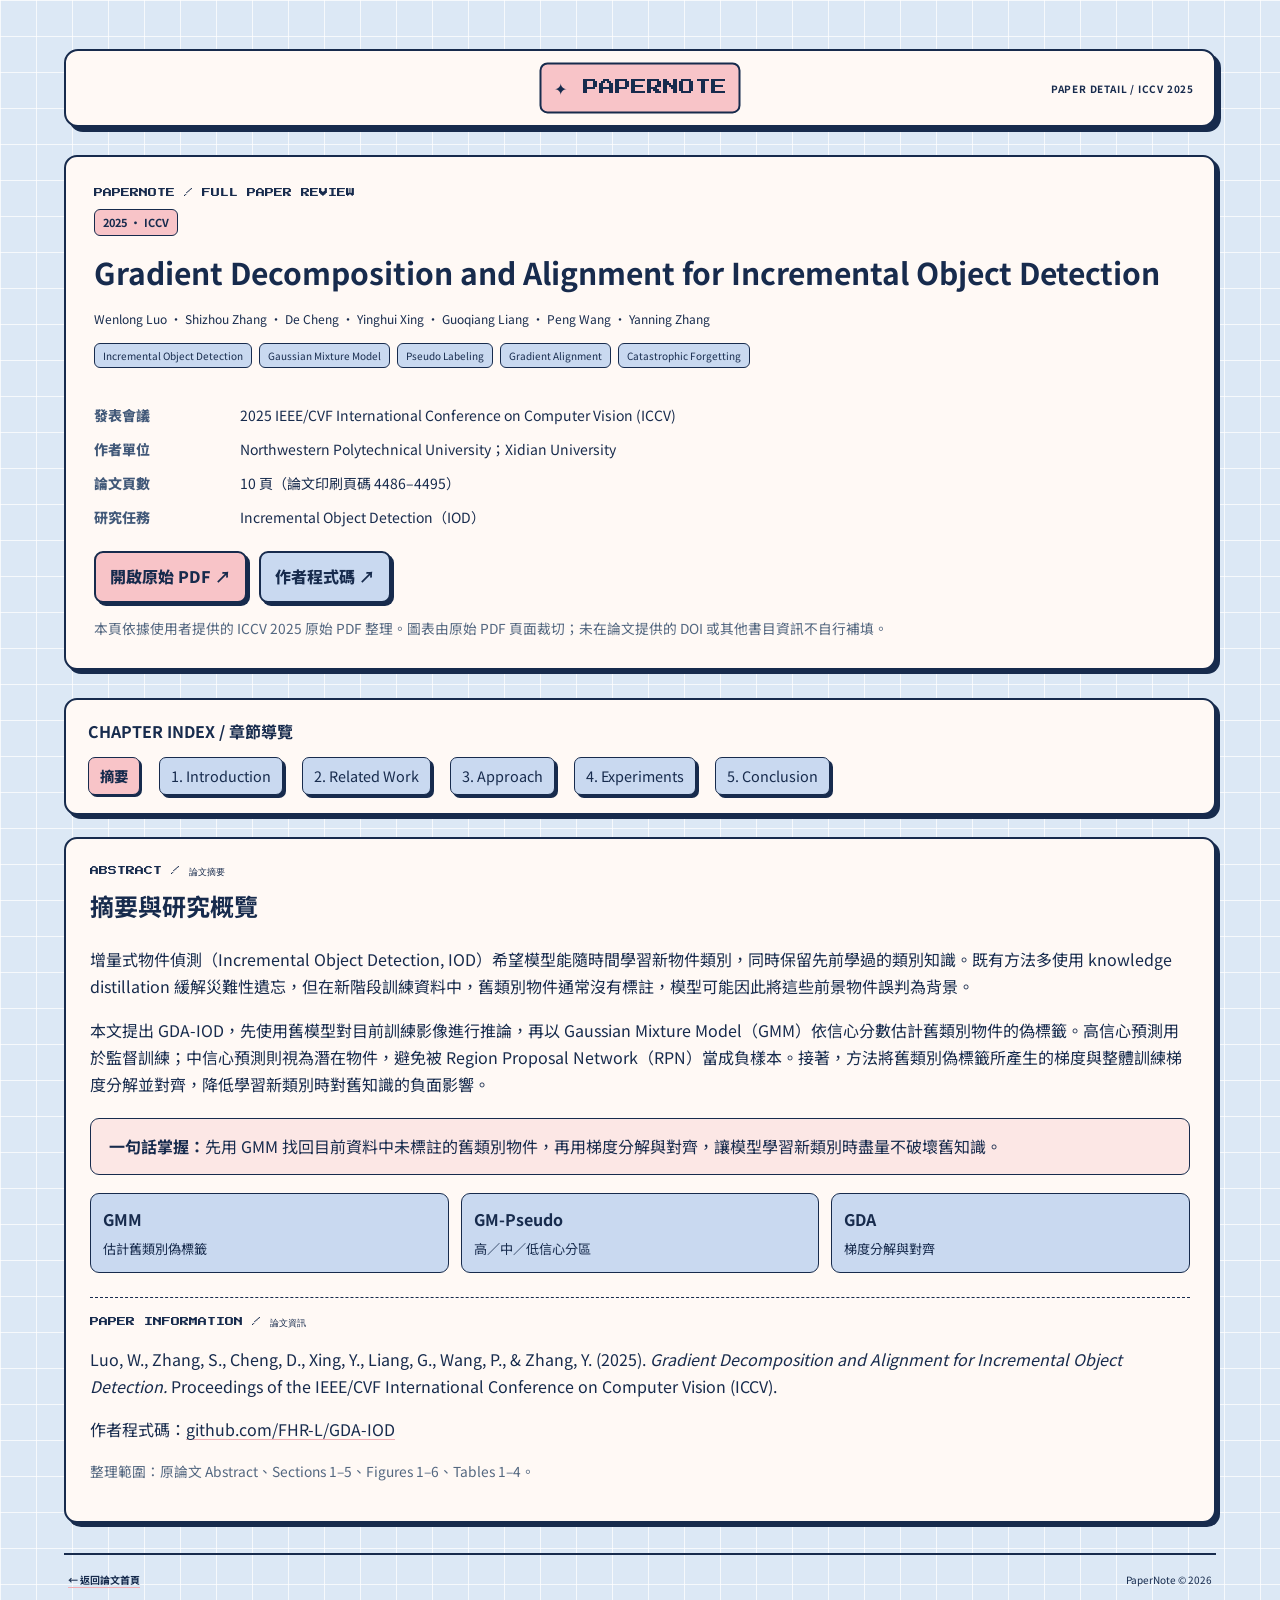
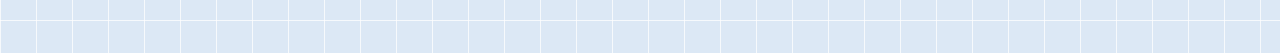
<file: papers/gda-iod/index.html>
<!DOCTYPE html>
<html lang="zh-Hant"><head><meta charset="UTF-8"><meta name="viewport" content="width=device-width, initial-scale=1">
<meta name="description" content="GDA-IOD ICCV 2025 論文逐章閱讀筆記、增量物件偵測方法與實驗結果。">
<title>GDA-IOD 完整論文筆記｜PaperNote</title><link rel="stylesheet" href="../../assets/css/style.css?v=20261111-gda-iod">
</head><body><div class="container">
<header class="site-header title-block"><a class="brand" href="../../index.html">✦ PAPERNOTE</a><span class="header-caption">PAPER DETAIL / ICCV 2025</span></header><main>
<section class="card paper-detail-hero"><p class="eyebrow">PAPERNOTE / FULL PAPER REVIEW</p><span class="paper-year">2025 · ICCV</span>
<h1>Gradient Decomposition and Alignment for Incremental Object Detection</h1>
<p class="paper-author">Wenlong Luo · Shizhou Zhang · De Cheng · Yinghui Xing · Guoqiang Liang · Peng Wang · Yanning Zhang</p>
<div class="keyword-list"><span class="keyword-tag">Incremental Object Detection</span><span class="keyword-tag">Gaussian Mixture Model</span><span class="keyword-tag">Pseudo Labeling</span><span class="keyword-tag">Gradient Alignment</span><span class="keyword-tag">Catastrophic Forgetting</span></div>
<dl class="paper-meta"><dt>發表會議</dt><dd>2025 IEEE/CVF International Conference on Computer Vision (ICCV)</dd><dt>作者單位</dt><dd>Northwestern Polytechnical University；Xidian University</dd><dt>論文頁數</dt><dd>10 頁（論文印刷頁碼 4486–4495）</dd><dt>研究任務</dt><dd>Incremental Object Detection（IOD）</dd></dl>
<div class="detail-actions"><a class="detail-button" href="paper.pdf" rel="noopener" target="_blank">開啟原始 PDF ↗</a><a class="detail-button secondary" href="https://github.com/FHR-L/GDA-IOD" rel="noopener" target="_blank">作者程式碼 ↗</a></div>
<p class="source-note">本頁依據使用者提供的 ICCV 2025 原始 PDF 整理。圖表由原始 PDF 頁面裁切；未在論文提供的 DOI 或其他書目資訊不自行補填。</p></section>
<nav class="paper-toc card chapter-tabs-wrap" aria-label="論文章節分頁"><strong>CHAPTER INDEX / 章節導覽</strong><div class="toc-links chapter-tabs" role="tablist" aria-label="選擇論文章節">
<button class="chapter-tab is-active" id="tab-abstract" role="tab" aria-selected="true" aria-controls="panel-abstract" tabindex="0" data-chapter-target="abstract" type="button">摘要</button>
<button class="chapter-tab" id="tab-intro" role="tab" aria-selected="false" aria-controls="panel-intro" tabindex="-1" data-chapter-target="intro" type="button">1. Introduction</button>
<button class="chapter-tab" id="tab-related" role="tab" aria-selected="false" aria-controls="panel-related" tabindex="-1" data-chapter-target="related" type="button">2. Related Work</button>
<button class="chapter-tab" id="tab-method" role="tab" aria-selected="false" aria-controls="panel-method" tabindex="-1" data-chapter-target="method" type="button">3. Approach</button>
<button class="chapter-tab" id="tab-experiments" role="tab" aria-selected="false" aria-controls="panel-experiments" tabindex="-1" data-chapter-target="experiments" type="button">4. Experiments</button>
<button class="chapter-tab" id="tab-conclusion" role="tab" aria-selected="false" aria-controls="panel-conclusion" tabindex="-1" data-chapter-target="conclusion" type="button">5. Conclusion</button>
</div></nav>
<div class="chapter-content" id="chapter-content">
<section class="card detail-section chapter-panel" id="panel-abstract" role="tabpanel" aria-labelledby="tab-abstract" tabindex="0"><p class="eyebrow">ABSTRACT / 論文摘要</p><h2>摘要與研究概覽</h2>
<p>增量式物件偵測（Incremental Object Detection, IOD）希望模型能隨時間學習新物件類別，同時保留先前學過的類別知識。既有方法多使用 knowledge distillation 緩解災難性遺忘，但在新階段訓練資料中，舊類別物件通常沒有標註，模型可能因此將這些前景物件誤判為背景。</p>
<p>本文提出 GDA-IOD，先使用舊模型對目前訓練影像進行推論，再以 Gaussian Mixture Model（GMM）依信心分數估計舊類別物件的偽標籤。高信心預測用於監督訓練；中信心預測則視為潛在物件，避免被 Region Proposal Network（RPN）當成負樣本。接著，方法將舊類別偽標籤所產生的梯度與整體訓練梯度分解並對齊，降低學習新類別時對舊知識的負面影響。</p>
<div class="key-takeaway"><b>一句話掌握：</b>先用 GMM 找回目前資料中未標註的舊類別物件，再用梯度分解與對齊，讓模型學習新類別時盡量不破壞舊知識。</div>
<div class="data-grid"><div class="data-chip"><b>GMM</b><span>估計舊類別偽標籤</span></div><div class="data-chip"><b>GM-Pseudo</b><span>高／中／低信心分區</span></div><div class="data-chip"><b>GDA</b><span>梯度分解與對齊</span></div></div>
<div class="paper-citation-block"><p class="eyebrow">PAPER INFORMATION / 論文資訊</p><p>Luo, W., Zhang, S., Cheng, D., Xing, Y., Liang, G., Wang, P., &amp; Zhang, Y. (2025). <i>Gradient Decomposition and Alignment for Incremental Object Detection.</i> Proceedings of the IEEE/CVF International Conference on Computer Vision (ICCV).</p><p>作者程式碼：<a href="https://github.com/FHR-L/GDA-IOD" target="_blank" rel="noopener">github.com/FHR-L/GDA-IOD</a></p><p class="source-note">整理範圍：原論文 Abstract、Sections 1–5、Figures 1–6、Tables 1–4。</p></div></section>
<section class="card detail-section chapter-panel" id="panel-intro" role="tabpanel" aria-labelledby="tab-intro" tabindex="0" hidden><p class="eyebrow">01 / INTRODUCTION</p><h2>第一章：研究背景與問題定義</h2>
<h3>1.1 增量式物件偵測</h3><p>一般物件偵測通常假設所有目標類別及其完整標註資料在訓練開始時就可取得。IOD 則將訓練分成多個連續階段，每個階段只提供當前新類別的資料與標註，模型必須在不重新存取先前資料的情況下持續更新。</p>
<h3>1.2 核心困難：舊類別物件缺少標註</h3><ul><li>新階段的訓練影像可能同時包含舊類別與新類別物件，但資料只標註當前階段類別。</li><li>未標註的舊類別前景可能被當成背景負樣本，造成舊知識進一步遺忘。</li><li>知識蒸餾能約束模型輸出或特徵，但未必直接處理目前影像中未標註的舊類別物件。</li></ul>
<h3>1.3 本文的解決方向</h3><p>作者將問題拆成兩部分：先估計目前影像中的舊類別物件，補足訓練監督訊號；再調整新舊類別梯度的更新方向，避免新任務的最佳化過程損害舊任務。</p>
<div class="chapter-summary"><b>本章重點</b><ol><li>IOD 必須在不重看過去資料的條件下持續學習。</li><li>舊類別物件在新階段缺少標註，可能被誤當成背景。</li><li>GDA-IOD 同時處理偽標籤估計與梯度衝突。</li></ol></div></section>
<section class="card detail-section chapter-panel" id="panel-related" role="tabpanel" aria-labelledby="tab-related" tabindex="0" hidden><p class="eyebrow">02 / RELATED WORK</p><h2>第二章：相關研究</h2>
<h3>2.1 一般物件偵測</h3><p>物件偵測方法包含 single-stage 與 multi-stage detector。本文聚焦於兩階段 Faster R-CNN，包含 feature extractor、Region Proposal Network（RPN）及 ROI head。</p>
<h3>2.2 類別增量學習</h3><p>持續學習方法可概分為 regularization-based、replay-based 與 dynamic architecture。代表性方向包括透過參數重要性限制更新、重播過去樣本，或擴增網路架構以隔離不同任務知識。</p>
<h3>2.3 增量式物件偵測</h3><p>IOD 需要保留舊物件的空間與語意資訊。早期方法將 knowledge distillation 引入 Faster R-CNN；replay-based 方法則儲存部分過去樣本或使用合成資料。本文的定位是以自適應偽標籤搭配梯度式參數正則化，且不依賴 exemplar replay。</p>
<div class="chapter-summary"><b>本章重點</b><ol><li>IOD 比增量分類多了物件定位及空間資訊保留的挑戰。</li><li>本文以 Faster R-CNN 為基礎 detector。</li><li>方法不儲存舊資料樣本，而是利用目前資料估計舊類別偽標籤。</li></ol></div></section>
<section class="card detail-section chapter-panel" id="panel-method" role="tabpanel" aria-labelledby="tab-method" tabindex="0" hidden><p class="eyebrow">03 / APPROACH</p><h2>第三章：GDA-IOD 方法架構</h2>
<h3>3.1 整體流程</h3><p>在增量階段 t，使用上一階段模型 M<sub>t−1</sub> 對目前訓練資料 D<sub>t</sub> 推論，找出可能存在但未被標註的舊類別物件。GM-Pseudo 對預測信心分數建模並分區；得到的偽標籤與目前資料的真實標註共同用於訓練 M<sub>t</sub>。最佳化時再透過 GDA 調整梯度方向。</p>
<figure class="paper-figure"><img src="figures/framework_gda_iod.png" alt="原論文 Figure 2：GDA-IOD 整體架構，包含 GM-Pseudo 偽標籤與梯度分解對齊"><figcaption>原論文 Figure 2：舊模型預測經 GM-Pseudo 分成偽標籤與潛在物件；訓練時將舊類別梯度與整體梯度分解並對齊。來源：PDF 第 3 頁（印刷頁碼 4488）。</figcaption></figure>
<h3>3.2 Gaussian Mixture Model for Effective Pseudo Labeling</h3><p>作者觀察到舊模型預測信心分數常呈雙峰分布，使用含兩個 Gaussian components、共用 covariance 的 GMM 估計低信心與高信心分布。依據估計結果將預測分成三區：</p><ul><li><b>低信心：</b>丟棄，避免引入低品質預測。</li><li><b>中信心：</b>視為潛在前景物件，對應 anchors 不作為 RPN 負樣本，避免未標註舊類別被判為背景。</li><li><b>高信心：</b>進一步排除與目前 ground-truth 高度重疊的預測，剩餘部分作為舊類別 pseudo labels 參與監督訓練。</li></ul>
<h3>3.3 Gradient Decomposition and Alignment</h3><p>作者將 ROI loss 中與舊類別相關的部分定義為 L<sub>ROI</sub><sup>pseudo</sup>，其梯度記為 g<sub>pseudo</sub>；整體 loss 的梯度記為 g。若兩者內積非負，表示更新方向不會與保留舊知識的方向衝突，直接使用 g。若內積為負，則從 g 中扣除沿 g<sub>pseudo</sub> 方向的分量，將更新方向投影到舊類別梯度的正交方向。</p>
<div class="equation-block"><span>若 ⟨g<sub>pseudo</sub>, g⟩ ≥ 0：g<sub>proj</sub> = g</span><span>若 ⟨g<sub>pseudo</sub>, g⟩ &lt; 0：g<sub>proj</sub> = g − λ · (⟨g<sub>pseudo</sub>, g⟩ / ‖g<sub>pseudo</sub>‖²) g<sub>pseudo</sub></span></div>
<p>其中 λ 控制正則化強度。作者指出此投影策略在 λ ∈ [0, 1] 時不會阻止模型朝整體 loss 的下降方向學習。</p>
<div class="chapter-summary"><b>本章重點</b><ol><li>GMM 以信心分數雙峰分布自適應選擇偽標籤。</li><li>中信心物件不直接作為監督標籤，但會從 RPN 負樣本中排除。</li><li>梯度衝突時，將整體梯度投影到舊類別梯度的正交方向。</li></ol></div></section>
<section class="card detail-section chapter-panel" id="panel-experiments" role="tabpanel" aria-labelledby="tab-experiments" tabindex="0" hidden><p class="eyebrow">04 / EXPERIMENTS</p><h2>第四章：實驗設計與結果</h2>
<h3>4.1 資料集與實作設定</h3><p>實驗使用 Pascal VOC2007 與 MS COCO2017。模型採 Faster R-CNN 搭配 ResNet-50 backbone；使用 SGD，momentum 為 0.9、weight decay 為 1×10<sup>−4</sup>。偽標籤篩選的 IoU threshold η<sub>iou</sub> 設為 0.7；λ 設為 0.6。VOC 設定的 α 為 1.0，COCO 設定的 α 為 2.0。</p>
<h3>4.2 Pascal VOC 單步增量結果</h3><p>VOC 以 1、5、10 或 15 個類別作為初始階段，其餘類別在下一階段加入。GDA-IOD 在 10+10 設定的 old、new、all mAP 分別為 75.1、74.6、74.9；在 5+15 設定的 all mAP 為 74.1。</p>
<figure class="paper-figure"><img src="figures/table1_voc.png" alt="原論文 Table 1：Pascal VOC 單步增量設定比較"><figcaption>原論文 Table 1：VOC 單步增量設定中各方法於 old、new、all 類別的比較。來源：PDF 第 6 頁（印刷頁碼 4491）。</figcaption></figure>
<h3>4.3 MS COCO 與多步增量結果</h3><p>MS COCO 的 40+40 與 70+10 設定中，GDA-IOD 的 AP 分別為 35.3 與 36.5。多步 VOC 設定中，5+5+5+5（四階段）整體 mAP 為 63.5；10+5+5（三階段）為 69.3；15+1+1+1+1+1（六階段）為 67.2。</p>
<figure class="paper-figure"><img src="figures/table2_coco.png" alt="原論文 Table 2：MS COCO 40+40 與 70+10 增量設定結果"><figcaption>原論文 Table 2：MS COCO 單步增量設定的 AP、AP50、AP75。來源：PDF 第 6 頁（印刷頁碼 4491）。</figcaption></figure>
<figure class="paper-figure"><img src="figures/table3_multistep.png" alt="原論文 Table 3：VOC 多步增量設定結果"><figcaption>原論文 Table 3：VOC 三種多步增量設定的比較。來源：PDF 第 7 頁（印刷頁碼 4492）。</figcaption></figure>
<h3>4.4 消融實驗</h3><p>VOC 5-5 設定下，baseline 的整體 mAP 為 58.5；加入 GM-Pseudo 後為 61.7；再加入 GDA 後達 63.5。VOC 10-5 設定中，整體 mAP 由 baseline 的 68.1 提升至完整方法的 69.3。作者指出 GM-Pseudo 與 GDA 皆有貢獻。</p>
<figure class="paper-figure"><img src="figures/table4_ablation.png" alt="原論文 Table 4：GM-Pseudo 與 GDA 的消融實驗"><figcaption>原論文 Table 4：逐步加入 GM-Pseudo 與 GDA 的消融結果。來源：PDF 第 7 頁（印刷頁碼 4492）。</figcaption></figure>
<div class="chapter-summary"><b>本章重點</b><ol><li>VOC 5+5+5+5 四階段設定的整體 mAP 為 63.5。</li><li>COCO 40+40 與 70+10 的 AP 分別為 35.3 與 36.5。</li><li>消融實驗顯示 GM-Pseudo 與 GDA 逐步提升整體表現。</li></ol></div></section>
<section class="card detail-section chapter-panel" id="panel-conclusion" role="tabpanel" aria-labelledby="tab-conclusion" tabindex="0" hidden><p class="eyebrow">05 / CONCLUSION</p><h2>第五章：結論</h2><p>本文針對增量式物件偵測中的類別重疊與災難性遺忘問題，提出 GDA-IOD。GM-Pseudo 使用 GMM 從目前訓練影像中估計舊類別物件，將高信心預測作為偽標籤，並將中信心潛在物件排除於背景負樣本。GDA 則透過梯度分解與投影，在模型學習新類別時保護舊類別相關的更新方向。</p><p>在 Pascal VOC2007 與 MS COCO2017 的單步及多步增量設定中，作者報告此方法能有效緩解災難性遺忘，並在多項設定取得優於比較方法的結果。</p>
<div class="key-takeaway"><b>論文結論摘要：</b>以偽標籤補足舊類別監督訊號，再以梯度對齊控制新舊任務間的更新衝突，讓增量物件偵測兼顧穩定性與可塑性。</div>
<h3>閱讀後可延伸思考的問題</h3><ol><li>GMM 的雙峰信心分布假設，在類別數量或資料分布大幅改變時是否仍穩定？</li><li>若改用 one-stage detector，GM-Pseudo 與梯度對齊需要如何調整？</li><li>在更長的增量階段中，偽標籤錯誤是否會累積並影響舊知識保留？</li></ol></section>
</div>
<script>
(() => {
  const tabs = Array.from(document.querySelectorAll('[data-chapter-target]'));
  const panels = Array.from(document.querySelectorAll('.chapter-panel'));
  if (!tabs.length || !panels.length) return;
  function activate(tab, moveFocus = false) {
    const target = tab.dataset.chapterTarget;
    tabs.forEach(item => {
      const active = item === tab;
      item.classList.toggle('is-active', active);
      item.setAttribute('aria-selected', String(active));
      item.tabIndex = active ? 0 : -1;
    });
    panels.forEach(panel => { panel.hidden = panel.id !== `panel-${target}`; });
    if (moveFocus) tab.focus();
  }
  tabs.forEach((tab, index) => {
    tab.addEventListener('click', () => activate(tab));
    tab.addEventListener('keydown', event => {
      let next = index;
      if (event.key === 'ArrowRight') next = (index + 1) % tabs.length;
      else if (event.key === 'ArrowLeft') next = (index - 1 + tabs.length) % tabs.length;
      else if (event.key === 'Home') next = 0;
      else if (event.key === 'End') next = tabs.length - 1;
      else return;
      event.preventDefault(); activate(tabs[next], true);
    });
  });
})();
</script></main>
<footer class="site-footer"><a href="../../index.html">← 返回論文首頁</a><span>PaperNote © 2026</span></footer>
</div><button aria-label="回到頁面頂部" class="back-to-top" id="back-to-top" title="回到頁面頂部" type="button">↑</button>
<script>const topButton=document.getElementById('back-to-top');topButton.addEventListener('click',()=>window.scrollTo({top:0,behavior:'smooth'}));window.addEventListener('scroll',()=>topButton.classList.toggle('is-visible',window.scrollY>320),{passive:true});</script>
</body></html>
</file>
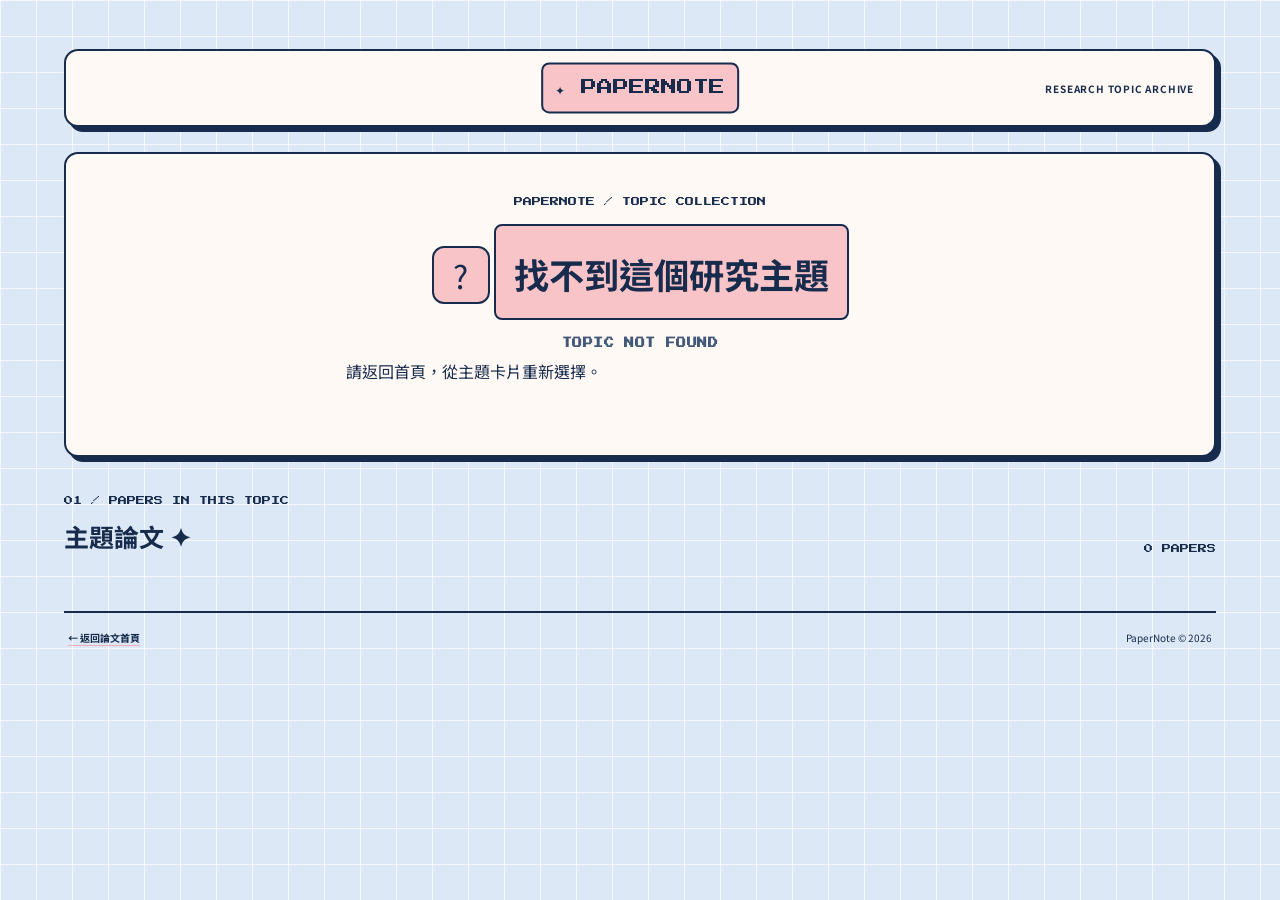
<file: topic.html>
<!DOCTYPE html>
<html lang="zh-Hant">
<head>
  <meta charset="UTF-8">
  <meta name="viewport" content="width=device-width, initial-scale=1">
  <meta name="description" content="PaperNote 研究主題與論文瀏覽頁">
  <title>研究主題｜PaperNote</title>
  <link rel="stylesheet" href="assets/css/style.css?v=20261110-topic-pages">
  <script src="assets/js/topics.js"></script>
  <script src="assets/js/papers.js"></script>
  <script src="assets/js/topic.js" defer></script>
</head>
<body>
  <div class="container">
    <header class="site-header title-block">
      <a class="brand" href="index.html" aria-label="PaperNote 首頁">✦ PAPERNOTE</a>
      <span class="header-caption">RESEARCH TOPIC ARCHIVE</span>
    </header>
    <main>
      <section class="topic-hero title-block">
        <p class="eyebrow">PAPERNOTE / TOPIC COLLECTION</p>
        <span id="topic-hero-icon" class="topic-hero-icon" aria-hidden="true">✦</span>
        <h1 id="topic-title">研究主題</h1>
        <p id="topic-english" class="topic-english">RESEARCH TOPIC</p>
        <p id="topic-description" class="topic-hero-description"></p>
        <div id="topic-keywords" class="keyword-list topic-hero-keywords"></div>
      </section>
      <section class="topic-papers-section">
        <div class="section-heading">
          <div><p class="eyebrow">01 / PAPERS IN THIS TOPIC</p><h2>主題論文 ✦</h2></div>
          <span id="topic-paper-count" class="section-note">0 PAPERS</span>
        </div>
        <div id="topic-paper-grid" class="paper-grid topic-paper-grid"></div>
        <div id="topic-empty" class="card empty-state">
          <div class="empty-icon" aria-hidden="true">▤</div>
          <h3>這個主題目前還沒有論文</h3>
          <p>新增論文時，請在論文索引資料中加入對應的主題 ID；符合此主題的論文就會自動顯示在這裡。</p>
          <span class="empty-stamp">TOPIC ARCHIVE · 0 PAPERS</span>
        </div>
      </section>
    </main>
    <footer class="site-footer"><a href="index.html">← 返回論文首頁</a><span>PaperNote © 2026</span></footer>
  </div>
  <button class="back-to-top" id="back-to-top" type="button" aria-label="回到頁面頂部" title="回到頁面頂部">↑</button>
</body>
</html>
</file>
<file: assets/css/style.css>
/* ==========================================================
   復古像素風格｜通用樣式表（純 HTML 用）
   規範見 STYLE_GUIDE.md
   ========================================================== */

@import url('https://fonts.googleapis.com/css2?family=Press+Start+2P&family=Noto+Sans+TC:wght@400;500;700&display=swap');

:root {
  --sky: #DCE8F5;
  --navy: #172B4D;
  --blue: #C9D9F0;
  --blue-deep: #9FB6D9;
  --pink: #F8C4C8;
  --pink-hover: #F3AEB5;
  --pink-light: #FCE7E5;
  --cream: #FFF9F5;
  --white: #FFFFFF;
  color-scheme: light;
}

* { box-sizing: border-box; }

/* ---------- 背景：方格網紙 ---------- */
body {
  margin: 0;
  color: var(--navy);
  font-family: 'Noto Sans TC', sans-serif;
  line-height: 1.7;
  background-color: var(--sky);
  background-image:
    linear-gradient(rgba(255,255,255,.75) 1.5px, transparent 1.5px),
    linear-gradient(90deg, rgba(255,255,255,.75) 1.5px, transparent 1.5px);
  background-size: 36px 36px;
}

.container {
  max-width: 1200px;
  margin: 25px auto;
  padding: 24px;
}

h1, h2, h3, h4 { color: var(--navy); margin-top: 0; }

a { color: var(--navy); text-decoration-color: var(--pink-hover); text-underline-offset: 3px; }
a:hover { background: var(--pink-light); }

/* ---------- 主標題視窗 ---------- */
.title-block {
  text-align: center;
  background: var(--cream);
  border: 2px solid var(--navy);
  border-radius: 14px;
  padding: 25px 20px;
  margin-bottom: 25px;
  box-shadow: 5px 5px 0 var(--navy);
}
.title-block h1 {
  display: inline-block;
  font-family: 'Press Start 2P', 'Noto Sans TC', sans-serif;
  font-size: 20px;
  line-height: 1.8;
  background: var(--pink);
  border: 2px solid var(--navy);
  border-radius: 8px;
  padding: 14px 18px;
  margin: 0 0 12px;
}
.title-block h3 { margin: 4px 0 10px; }
.title-block p { margin: 6px 0; }

/* ---------- 內容卡片 ---------- */
.card {
  background: var(--cream);
  border: 2px solid var(--navy);
  border-radius: 13px;
  padding: 18px;
  margin-bottom: 22px;
  box-shadow: 4px 4px 0 var(--navy);
}
.card > :last-child { margin-bottom: 0; }

/* ---------- 雙欄版面 ---------- */
.layout { display: flex; gap: 24px; align-items: flex-start; }
.layout > .side { flex: 1; min-width: 320px; }
.layout > .main { flex: 2; min-width: 400px; }

/* ---------- 按鈕 ---------- */
.btn, button {
  font-family: inherit;
  font-weight: 700;
  font-size: 1rem;
  color: var(--navy);
  background: var(--blue);
  border: 2px solid var(--navy);
  border-radius: 9px;
  padding: 8px 18px;
  box-shadow: 3px 3px 0 var(--navy);
  cursor: pointer;
  transition: all .15s ease;
}
.btn:hover, button:hover {
  transform: translate(1px, 1px);
  box-shadow: 2px 2px 0 var(--navy);
  background: var(--blue-deep);
}
button + button, .btn + .btn { margin-left: 10px; }
.btn-primary { background: var(--pink); }
.btn-primary:hover { background: var(--pink-hover); }

/* ---------- 表單 ---------- */
label { display: block; font-weight: 700; margin: 12px 0 4px; }

input[type="text"], input[type="number"], input[type="email"],
input[type="search"], select, textarea {
  width: 100%;
  font-family: inherit;
  font-size: 1rem;
  color: var(--navy);
  background: var(--white);
  border: 2px solid var(--navy);
  border-radius: 8px;
  padding: 8px 10px;
}
input:focus, select:focus, textarea:focus {
  outline: none;
  border-color: var(--blue-deep);
}

input[type="radio"], input[type="checkbox"] {
  width: 17px; height: 17px; cursor: pointer;
}
input[type="radio"]    { accent-color: #000000; }
input[type="checkbox"] { accent-color: var(--pink); }
input[type="range"]    { accent-color: var(--pink); width: 100%; }

/* 選項列：選中時整列粉紅底 */
.option {
  display: flex; align-items: center; gap: 8px;
  padding: 6px 10px; margin: 6px 0;
  border: 2px solid transparent; border-radius: 8px;
  font-weight: 500;
}
.option:has(input:checked) {
  background: var(--pink);
  border-color: var(--navy);
}

/* ---------- 摺疊區 ---------- */
details {
  background: var(--cream);
  border: 2px solid var(--navy);
  border-radius: 10px;
  padding: 10px 14px;
  margin: 12px 0;
}
details > summary { cursor: pointer; font-weight: 700; }
details.note {            /* 說明類：淡藍底、無框線 */
  background: var(--blue);
  border: none;
}

/* ---------- 分頁標籤 ---------- */
.tabs {
  display: flex; gap: 6px;
  border-bottom: 2px solid var(--navy);
}
.tabs button {
  border-radius: 8px 8px 0 0;
  box-shadow: none;
  margin-bottom: -2px;
}
.tabs button[aria-selected="true"] {
  background: var(--pink);
  border-bottom: 3px solid var(--navy);
}

/* ---------- 表格 ---------- */
table {
  width: 100%;
  border-collapse: separate;
  border-spacing: 0;
  border: 2px solid var(--navy);
  border-radius: 10px;
  overflow: hidden;
}
th, td { padding: 8px 12px; text-align: left; }
th { background: var(--blue); font-weight: 700; border-bottom: 2px solid var(--navy); }
tbody tr:nth-child(odd)  { background: var(--white); }
tbody tr:nth-child(even) { background: var(--pink-light); }

/* 寬表格容器：避免整頁橫向捲動 */
.table-wrap { overflow-x: auto; }

/* ---------- 標籤 ---------- */
.badge {
  display: inline-block;
  font-size: .85rem; font-weight: 700;
  background: var(--blue);
  border: 1.5px solid var(--navy);
  border-radius: 6px;
  padding: 1px 8px;
}
.badge-pink { background: var(--pink-light); }

/* ---------- 引用與程式碼 ---------- */
blockquote {
  margin: 12px 0; padding: 8px 16px;
  background: var(--pink-light);
  border-left: 5px solid var(--navy);
  border-radius: 0 8px 8px 0;
}
pre, code { font-family: monospace; }
code { background: var(--blue); border-radius: 5px; padding: 1px 6px; }
pre {
  background: var(--white);
  border: 2px solid var(--navy);
  border-radius: 8px;
  padding: 12px; overflow-x: auto;
}
pre code { background: transparent; padding: 0; }

hr { border: none; border-top: 2px dashed var(--navy); margin: 24px 0; }

/* ---------- 手機版 ---------- */
@media (max-width: 768px) {
  .container { width: 96%; padding: 12px; margin: 10px auto; }
  .title-block h1 { font-size: 13px; }
  .card { padding: 12px; }
  .layout { flex-direction: column; }
  .layout > .side, .layout > .main { min-width: 0; width: 100%; }
}


/* ==========================================================
   PaperNote 專用元件：沿用上述設計系統，不另創主色
   ========================================================== */
.container {
  width: min(1200px, calc(100% - 48px));
  margin: 25px auto;
  padding: 24px;
}
.site-header.title-block {
  position: relative;
  display: flex;
  align-items: center;
  justify-content: flex-end;
  gap: 16px;
  min-height: 78px;
}
.site-header .brand {
  position: absolute;
  left: 50%;
  top: 50%;
  transform: translate(-50%, -50%);
}
.site-header .brand {
  font-family: 'Press Start 2P', 'Courier New', monospace;
  font-size: 16px;
  text-decoration: none;
  background: var(--pink);
  border: 2px solid var(--navy);
  border-radius: 8px;
  padding: 10px 12px;
}
.brand-mark { color: var(--navy); }
.header-caption {
  font-size: 10px;
  font-weight: 700;
  letter-spacing: .08em;
}
.hero-panel { text-align: center; }
.hero-panel .hero-kicker {
  color: var(--navy);
  font-size: 10px;
  letter-spacing: .08em;
}
.hero-panel h1 {
  display: inline-block;
  margin: 18px 0 12px;
  padding: 14px 18px;
  background: var(--pink);
  border: 2px solid var(--navy);
  border-radius: 8px;
  font-size: clamp(24px, 3vw, 36px);
  line-height: 1.6;
}
.hero-panel p { margin: 6px 0; }
.hero-decoration {
  margin-top: 16px;
  color: var(--navy);
  font-family: 'Press Start 2P', 'Courier New', monospace;
  font-size: 11px;
}
.library-section { margin-top: 28px; }
.section-heading {
  display: flex;
  justify-content: space-between;
  align-items: end;
  gap: 16px;
  margin: 0 0 14px;
}
.eyebrow, .section-note, .card-index, .empty-stamp, kbd {
  font-family: 'Press Start 2P', 'Courier New', monospace;
  font-size: 9px;
  line-height: 1.8;
}
.eyebrow { margin: 0 0 6px; }
.section-heading h2 { margin: 0; font-size: 25px; }
.section-note { color: var(--navy); text-align: right; }
.search-box {
  display: flex;
  align-items: center;
  gap: 10px;
  margin: 0 0 22px;
  padding: 12px 14px;
  background: var(--cream);
  border: 2px solid var(--navy);
  border-radius: 13px;
  box-shadow: 4px 4px 0 var(--navy);
}
.search-box > span { font-size: 24px; }
.search-box input {
  flex: 1;
  min-width: 0;
  width: auto;
  border: 0;
  outline: 0;
  background: transparent;
  padding: 4px;
}
.search-box input:focus { border: 0; }
.search-box kbd {
  border: 1px solid var(--navy);
  border-radius: 6px;
  padding: 3px 7px;
  white-space: nowrap;
}
.card > .card-topline { margin-bottom: 18px; }
.paper-grid {
  display: grid;
  grid-template-columns: repeat(2, minmax(0, 1fr));
  gap: 20px;
}
.paper-card {
  min-width: 0;
  min-height: 260px;
  display: flex;
  flex-direction: column;
  padding: 18px;
  margin-bottom: 0;
  color: var(--navy);
  text-decoration: none;
  font-size: 15px;
  line-height: 1.65;
  transition: transform .15s ease, box-shadow .15s ease;
}
.paper-card:hover {
  color: var(--navy);
  background: var(--cream);
  transform: translate(1px, 1px);
  box-shadow: 3px 3px 0 var(--navy);
}
.paper-card:focus-visible {
  outline: 3px solid var(--pink-hover);
  outline-offset: 4px;
}
/* 卡片內所有文字統一 15px，僅保留粗細與字型層級差異。 */
.paper-card .paper-year,
.paper-card .card-index,
.paper-card h3,
.paper-card .paper-author,
.paper-card .paper-summary,
.paper-card .keyword-tag,
.paper-card .updated-date {
  font-size: 15px;
}
.paper-card h3 {
  margin: 14px 0 5px;
  line-height: 1.55;
}
.paper-card .paper-author { margin: 0 0 10px; }
.paper-card .paper-summary { margin: 0 0 12px; line-height: 1.75; }
.paper-card .keyword-tag { line-height: 1.5; }
.paper-card .updated-date { line-height: 1.5; }
.card-topline, .card-footer {
  display: flex;
  justify-content: space-between;
  align-items: center;
  gap: 10px;
}
.paper-year {
  display: inline-block;
  padding: 3px 8px;
  background: var(--pink);
  border: 1.5px solid var(--navy);
  border-radius: 6px;
  font-size: 11px;
  font-weight: 700;
}
.card-index { font-size: 8px; }
.paper-card h3 { margin: 14px 0 5px; font-size: 18px; line-height: 1.5; }
.paper-author { margin: 0 0 10px; color: var(--navy); font-size: 12px; }
.paper-summary { margin: 0 0 12px; font-size: 13px; line-height: 1.8; }
.keyword-list { display: flex; flex-wrap: wrap; gap: 7px; margin-top: auto; padding: 4px 0 14px; }
.keyword-tag {
  display: inline-block;
  padding: 3px 8px;
  background: var(--blue);
  border: 1.5px solid var(--navy);
  border-radius: 6px;
  font-size: 10px;
}
.card-footer { border-top: 1px dashed var(--navy); padding-top: 12px; }
.updated-date { font-size: 10px; }
.text-link { font-size: 11px; font-weight: 700; white-space: nowrap; }
.empty-state { text-align: center; padding: 32px 22px; margin-top: 0; }
.empty-icon { font-size: 38px; }
.empty-state h3 { margin: 12px 0 8px; }
.empty-state p { max-width: 720px; margin: 0 auto 16px; }
.empty-stamp { display: inline-block; padding: 5px 8px; border: 1px dashed var(--navy); }
.no-results { text-align: center; padding: 28px 10px; }
.site-footer {
  display: flex;
  justify-content: space-between;
  gap: 12px;
  margin-top: 30px;
  padding: 16px 4px;
  border-top: 2px solid var(--navy);
  font-size: 10px;
}
.back-to-top {
  position: fixed;
  right: 24px;
  bottom: 24px;
  width: 44px;
  height: 44px;
  padding: 0;
  background: var(--pink);
  font-size: 22px;
  opacity: 0;
  visibility: hidden;
  transform: translateY(8px);
  transition: .2s ease;
  z-index: 10;
}
.back-to-top.is-visible { opacity: 1; visibility: visible; transform: translateY(0); }
.back-to-top:hover { background: var(--pink-hover); }
.mobile-break { display: none; }

@media (max-width: 768px) {
  .container { width: 96%; padding: 12px; margin: 10px auto; }
  .site-header.title-block {
    min-height: 0;
    align-items: center;
    flex-direction: column;
    justify-content: center;
    text-align: center;
  }
  .site-header .brand {
    position: static;
    transform: none;
    font-size: 13px;
    align-self: center;
  }
  .header-caption { font-size: 8px; }
  .hero-panel h1 { font-size: 22px; }
  .mobile-break { display: initial; }
  .section-heading h2 { font-size: 21px; }
  .section-note { font-size: 7px; }
  .paper-grid { grid-template-columns: 1fr; }
  .paper-card { min-height: 0; padding: 16px; }
  .search-box { gap: 7px; padding: 9px; }
  .search-box kbd { display: none; }
  .site-footer { flex-direction: column; }
}


/* ---------- 研究主題卡片與主題頁 ---------- */
.topics-section { margin: 34px 0 42px; }
.topic-grid { display: grid; grid-template-columns: repeat(2, minmax(0, 1fr)); gap: 20px; }
a.topic-card { display: flex; flex-direction: column; min-height: 230px; color: var(--navy); text-decoration: none; transition: transform .15s ease, box-shadow .15s ease; }
a.topic-card:hover { background: var(--cream); transform: translate(2px, 2px); box-shadow: 2px 2px 0 var(--navy); }
.topic-card-top { display: flex; justify-content: space-between; align-items: center; margin-bottom: 12px; }
.topic-icon { display: grid; place-items: center; width: 46px; height: 46px; border: 2px solid var(--navy); border-radius: 10px; background: var(--blue); font-size: 1.5rem; font-weight: 700; }
.topic-pink .topic-icon { background: var(--pink); }
.topic-count { font-family: 'Press Start 2P', monospace; font-size: 9px; letter-spacing: -.3px; }
.topic-card h3 { margin: 4px 0 2px; font-size: 1.25rem; }
.topic-english { margin: 0 0 10px; color: #425979; font-size: .78rem; font-weight: 700; letter-spacing: .04em; }
.topic-description { margin: 0 0 16px; flex: 1; }
.topic-open { align-self: flex-start; display: inline-block; padding: 5px 10px; border: 1.5px solid var(--navy); border-radius: 7px; background: var(--pink-light); font-weight: 700; }
.topic-hero { position: relative; padding: 34px 28px; }
.topic-hero .eyebrow { font-family: 'Press Start 2P', monospace; font-size: 9px; }
.topic-hero-icon { display: inline-grid; place-items: center; width: 58px; height: 58px; margin: 8px 0; border: 2px solid var(--navy); border-radius: 12px; background: var(--pink); font-size: 2rem; }
.topic-hero h1 { margin: 8px 0; font-size: clamp(1.6rem, 4vw, 2.2rem); }
.topic-hero .topic-english { font-family: 'Press Start 2P', monospace; font-size: 10px; line-height: 1.8; }
.topic-hero-description { max-width: 760px; margin: 12px auto; }
.topic-hero-keywords { justify-content: center; margin-top: 18px; }
.topic-papers-section { margin: 36px 0; }
.topic-paper-grid { margin-top: 18px; }
.site-footer a { font-weight: 700; }
@media (max-width: 768px) {
  .topic-grid { grid-template-columns: 1fr; gap: 14px; }
  a.topic-card { min-height: 0; }
  .topic-hero { padding: 24px 14px; }
  .topic-hero .eyebrow { font-size: 8px; }
  .topic-hero .topic-english { font-size: 8px; }
  .topic-count { font-size: 8px; }
}

/* GauCho full-paper reading page */
.paper-detail-hero { padding: 28px; margin: 28px 0; }
.paper-detail-hero h1 { font-size: clamp(21px, 3vw, 30px); line-height: 1.5; margin: 14px 0; }
.paper-meta { display:grid; grid-template-columns: 130px 1fr; gap: 10px 16px; margin-top: 22px; font-size: 14px; }
.paper-meta dt { font-weight: 800; color: #425979; }
.paper-meta dd { margin: 0; overflow-wrap:anywhere; }
.detail-section { padding: 24px; margin: 20px 0; scroll-margin-top: 20px; }
.detail-section h2 { margin-top:0; }
.detail-section h3 { margin: 24px 0 8px; font-size: 1.15rem; }
.detail-section h4 { margin: 18px 0 6px; }
.detail-actions { display:flex; flex-wrap:wrap; gap:12px; margin-top:22px; }
.detail-button { display:inline-block; text-decoration:none; color:var(--navy); background:var(--pink); border:2px solid var(--navy); border-radius:9px; padding:10px 14px; box-shadow:3px 3px 0 var(--navy); font-weight:800; }
.detail-button.secondary { background:var(--blue); }
.paper-toc { position:relative; padding:18px 22px; }
.toc-links { display:flex; flex-wrap:wrap; gap:9px; margin-top:12px; }
.toc-links a { display:inline-block; padding:6px 10px; background:var(--blue); border:1.5px solid var(--navy); border-radius:7px; text-decoration:none; font-size:.9rem; }
.paper-figure { margin:22px auto; padding:14px; background:#fff; border:1.5px solid var(--navy); border-radius:10px; text-align:center; }
.paper-figure img { display:block; max-width:100%; max-height:620px; width:auto; height:auto; margin:0 auto; object-fit:contain; }
.paper-figure figcaption { margin-top:10px; font-size:.86rem; line-height:1.6; color:#425979; text-align:left; }
.source-note { color:#536780; font-size:.86rem; margin-top:14px; }
.key-takeaway,.chapter-summary { background:var(--pink-light); border:1.5px solid var(--navy); border-radius:9px; padding:14px 18px; margin-top:20px; }
.chapter-summary ol { margin:8px 0 0; padding-left:22px; }
.equation-block { display:flex; flex-wrap:wrap; gap:12px; justify-content:center; margin:16px 0; padding:16px; background:#fff; border:1.5px solid var(--navy); border-radius:9px; font-family:Georgia,serif; font-size:1.08rem; }
.data-grid { display:grid; grid-template-columns:repeat(3,minmax(0,1fr)); gap:12px; margin:18px 0; }
.data-chip { background:var(--blue); border:1.5px solid var(--navy); border-radius:9px; padding:12px; display:flex; flex-direction:column; gap:4px; }
.data-chip span { font-size:.82rem; }
@media(max-width:600px){
 .paper-detail-hero,.detail-section{padding:18px}
 .paper-meta{grid-template-columns:1fr;gap:4px}
 .paper-meta dd{margin-bottom:10px}
 .data-grid{grid-template-columns:1fr}
 .paper-figure{padding:8px}
}


/* Paper detail chapter tabs: one selected chapter replaces the shared content panel. */
.chapter-tabs-wrap { padding:18px 22px; }
.chapter-tabs { display:flex; flex-wrap:wrap; gap:9px; margin-top:12px; }
.chapter-tab { appearance:none; cursor:pointer; display:inline-block; padding:8px 11px; color:var(--navy); background:var(--blue); border:1.5px solid var(--navy); border-radius:7px; font:inherit; font-size:.9rem; line-height:1.4; transition:transform .12s ease, background .12s ease, box-shadow .12s ease; }
.chapter-tab:hover { background:var(--pink-light); transform:translateY(-1px); }
.chapter-tab.is-active, .chapter-tab[aria-selected="true"] { background:var(--pink); box-shadow:2px 2px 0 var(--navy); font-weight:800; }
.chapter-tab:focus-visible { outline:3px solid #5278a8; outline-offset:3px; }
.chapter-content { min-width:0; }
.chapter-panel { margin:20px 0; }
.chapter-panel[hidden] { display:none !important; }
.paper-citation-block { margin-top:24px; padding-top:16px; border-top:1px dashed var(--navy); }
@media(max-width:600px){ .chapter-tabs-wrap {padding:16px;} .chapter-tabs {gap:7px;} .chapter-tab {font-size:.82rem;padding:7px 9px;} }


/* Original paper figure lightbox */
.image-lightbox { position:fixed; inset:0; z-index:1000; display:none; align-items:center; justify-content:center; padding:28px; background:rgba(23,43,77,.88); }
.image-lightbox.is-open { display:flex; }
.image-lightbox img { max-width:min(94vw,1400px); max-height:88vh; object-fit:contain; background:#fff; border:3px solid #FFF9F5; border-radius:10px; box-shadow:8px 8px 0 #172B4D; }
.image-lightbox-close { position:absolute; top:18px; right:22px; border:2px solid #172B4D; border-radius:8px; background:#F8C4C8; color:#172B4D; font-size:1.25rem; font-weight:700; padding:7px 13px; cursor:pointer; box-shadow:3px 3px 0 #172B4D; }
.paper-figure img { cursor:zoom-in; }
</file>
